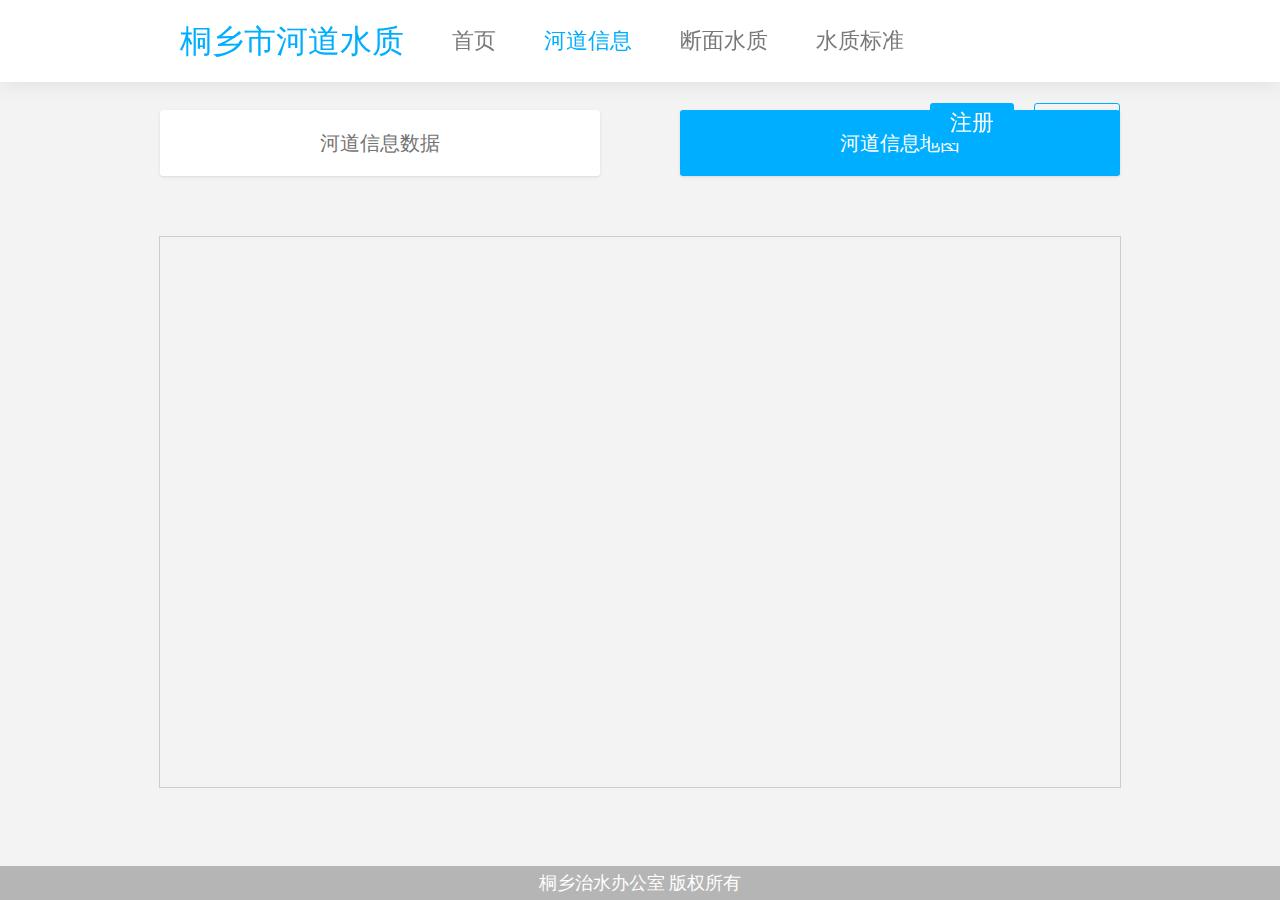
<file: socialPractice/网页/informationMap.html>
<!doctype html>
<html>
<head>
<meta charset="utf-8">
<title>水质桐乡</title>
<link href="css/css.css" rel="stylesheet" type="text/css">
<script type="text/javascript" src="js/clickEvent.js" charset="utf-8"></script>
<!--百度地图CSS和JS-->
<style type="text/css">
    html,body{margin:0;padding:0;}
    .iw_poi_title {color:#CC5522;font-size:14px;font-weight:bold;overflow:hidden;padding-right:13px;white-space:nowrap}
    .iw_poi_content {font:12px arial,sans-serif;overflow:visible;padding-top:4px;white-space:-moz-pre-wrap;word-wrap:break-word}
</style>
<script type="text/javascript" src="http://api.map.baidu.com/api?key=&v=1.1&services=true"></script>
</head>

<body>
	<div class="head">
        <div class="headContent">
        	<h1>桐乡市河道水质</h1>
            <ul>
                <li><a class="nav" href="index.html">首页</a></li>
                <li><a class="nav nowPage" href="riverInformation.html">河道信息</a></li>
                <li><a class="nav" href="sectionWaterQuality.html">断面水质</a></li>
                <li><a class="nav" href="standard.html">水质标准</a></li>
            </ul>
            <div class="signIn">
                <p onClick="showSignInWindow()" class="signInButtonTop">登录</p>
                <p onClick="showRegisterWindow()" class="registerButton">注册</p>
            </div>
        </div>
    </div>
    <div class="informationContent">
    	<div class="informationHead">
			<a href="riverInformation.html" class="informationPage"><h1>河道信息数据</h1></a>
    		<a href="informationMap.html" class="informationPage nowInformationPage"><h1>河道信息地图</h1></a>
    	</div>
	</div>
<!--	百度地图插件-->
	<div style="width:960px;height:550px;border:#ccc solid 1px;margin:60px auto;" id="dituContent"></div>
	
	<div class="footer">
    	<p>桐乡治水办公室 版权所有</p>
    </div>
    <form name="sign">
    	<div id="floatTop" class="floatTop">
			<div class="shadow"></div>
			<img id="closeButton" onClick="closeWindow()" class="close" src="images/close.png" />
			<div class="signInterface">
				<h1>用户登录</h1>
				<div class="inputGroup">
					<input type="text" value="" name="username" class="Input" placeholder="手机号或邮箱">
					<input type="password" value="" name="password" class="Input" placeholder="密码">
					<p onClick="signInRegister()" id="signInRegister" class="noAccount">没有账号，点击注册</p>
					<p class="forgetPassword">忘记密码？</p>
					<input type="submit" value="登录" class="signInButton" />
				</div>
			</div>
		</div>
	</form>
	<form name="register">
		<div id="floatTopRegister" class="floatTopRegister">
			<div class="shadow"></div>
			<img id="closeButtonImg" onClick="closeWindow()" class="close" src="images/close.png" />
			<div class="signInterface reigsterInterface">
				<h1>用户注册</h1>
				<div class="inputGroup">
					<input type="text" value="" name="username" class="Input" placeholder="手机号">
					<input type="password" value="" name="password" class="Input" placeholder="密码">
					<input type="text" value="" name="name" class="Input" placeholder="姓名">
					<input type="submit" value="注册" class="signInButton" />
					<p class="haveAccount">已有账号？<span onClick="registerSignIn()" id="registerSignIn">登录</span></p>
				</div>
			</div>
		</div>
    </form>
    
    <script type="text/javascript">
    //创建和初始化地图函数：
    function initMap(){
        createMap();//创建地图
        setMapEvent();//设置地图事件
        addMapControl();//向地图添加控件
        addMarker();//向地图中添加marker
    }
    
    //创建地图函数：
    function createMap(){
        var map = new BMap.Map("dituContent");//在百度地图容器中创建一个地图
        var point = new BMap.Point(120.521011,30.613386);//定义一个中心点坐标
        map.centerAndZoom(point,12);//设定地图的中心点和坐标并将地图显示在地图容器中
        window.map = map;//将map变量存储在全局
    }
    
    //地图事件设置函数：
    function setMapEvent(){
        map.enableDragging();//启用地图拖拽事件，默认启用(可不写)
        map.disableScrollWheelZoom();//禁用地图滚轮放大缩小，默认禁用(可不写)
        map.enableDoubleClickZoom();//启用鼠标双击放大，默认启用(可不写)
        map.enableKeyboard();//启用键盘上下左右键移动地图
    }
    
    //地图控件添加函数：
    function addMapControl(){
        //向地图中添加缩放控件
	var ctrl_nav = new BMap.NavigationControl({anchor:BMAP_ANCHOR_TOP_LEFT,type:BMAP_NAVIGATION_CONTROL_LARGE});
	map.addControl(ctrl_nav);
        //向地图中添加缩略图控件
	var ctrl_ove = new BMap.OverviewMapControl({anchor:BMAP_ANCHOR_BOTTOM_RIGHT,isOpen:1});
	map.addControl(ctrl_ove);
        //向地图中添加比例尺控件
	var ctrl_sca = new BMap.ScaleControl({anchor:BMAP_ANCHOR_BOTTOM_LEFT});
	map.addControl(ctrl_sca);
    }
    
    //标注点数组
    var markerArr = [{title:"荡田河",content:"水质类别：劣V类<br/>区域：梧桐街道<br/>河长(公里)：20<br/>负责人：吴伟杰",point:"120.566168|30.599951",isOpen:0,icon:{w:23,h:25,l:46,t:21,x:9,lb:12}}
		 ,{title:"陈家浜",content:"水质类别：劣V类<br/>区域：高桥镇<br/>河长(公里)：13.01<br/>负责人：陈晓杰",point:"120.529616|30.509397",isOpen:0,icon:{w:23,h:25,l:46,t:21,x:9,lb:12}}
		 ,{title:"蔡家埭浜",content:"水质类别：二级<br/>区域：凤鸣街道<br/>河长(公里):17.40<br/>负责人：黄爱忠",point:"120.44575|30.589684",isOpen:0,icon:{w:23,h:25,l:46,t:21,x:9,lb:12}}
		 ,{title:"杜家木桥港",content:"水质类别：二级<br/>区域：龙翔街道<br/>河长(公里):10.36<br/>负责人：朱文娟",point:"120.539803|30.696738",isOpen:0,icon:{w:23,h:25,l:46,t:21,x:9,lb:12}}
		 ,{title:"钱家浜",content:"水质类别：三级<br/>区域：濮院镇<br/>河长(公里):18.16<br/>负责人：周哲斌",point:"120.619572|30.693291",isOpen:0,icon:{w:23,h:25,l:46,t:21,x:9,lb:12}}
		 ,{title:"南车港",content:"水质类别：劣V级<br/>区域：屠甸镇<br/>河长(公里):5.29<br/>负责人：吕忠飞",point:"120.613284|30.56153",isOpen:0,icon:{w:23,h:25,l:46,t:21,x:9,lb:12}}
		 ,{title:"小河西浜",content:"水质类别：三级<br/>区域：崇福镇<br/>河长(公里):19.68<br/>负责人：陈世昌",point:"120.387253|30.514236",isOpen:0,icon:{w:23,h:25,l:46,t:21,x:9,lb:12}}
		 ,{title:"诸家祥门",content:"水质类别：劣V级<br/>区域：洲泉镇<br/>河长(公里):10<br/>负责人：王佳丰",point:"120.356639|30.556352",isOpen:0,icon:{w:23,h:25,l:46,t:21,x:9,lb:12}}
		 ,{title:"会角村浜",content:"水质类别：三级<br/>区域：大麻镇<br/>河长(公里):14.65<br/>负责人：费林甫",point:"120.358651|30.512314",isOpen:0,icon:{w:23,h:25,l:46,t:21,x:9,lb:12}}
		 ,{title:"鱼桥港",content:"水质类别：四级<br/>区域：河山镇<br/>河长(公里):7.27<br/>负责人：陈芳",point:"120.365137|30.630883",isOpen:0,icon:{w:23,h:25,l:46,t:21,x:9,lb:12}}
		 ];
    //创建marker
    function addMarker(){
        for(var i=0;i<markerArr.length;i++){
            var json = markerArr[i];
            var p0 = json.point.split("|")[0];
            var p1 = json.point.split("|")[1];
            var point = new BMap.Point(p0,p1);
			var iconImg = createIcon(json.icon);
            var marker = new BMap.Marker(point,{icon:iconImg});
			var iw = createInfoWindow(i);
			var label = new BMap.Label(json.title,{"offset":new BMap.Size(json.icon.lb-json.icon.x+10,-20)});
			marker.setLabel(label);
            map.addOverlay(marker);
            label.setStyle({
                        borderColor:"#808080",
                        color:"#333",
                        cursor:"pointer"
            });
			
			(function(){
				var index = i;
				var _iw = createInfoWindow(i);
				var _marker = marker;
				_marker.addEventListener("click",function(){
				    this.openInfoWindow(_iw);
			    });
			    _iw.addEventListener("open",function(){
				    _marker.getLabel().hide();
			    })
			    _iw.addEventListener("close",function(){
				    _marker.getLabel().show();
			    })
				label.addEventListener("click",function(){
				    _marker.openInfoWindow(_iw);
			    })
				if(!!json.isOpen){
					label.hide();
					_marker.openInfoWindow(_iw);
				}
			})()
        }
    }
    //创建InfoWindow
    function createInfoWindow(i){
        var json = markerArr[i];
        var iw = new BMap.InfoWindow("<b class='iw_poi_title' title='" + json.title + "'>" + json.title + "</b><div class='iw_poi_content'>"+json.content+"</div>");
        return iw;
    }
    //创建一个Icon
    function createIcon(json){
        var icon = new BMap.Icon("http://map.baidu.com/image/us_mk_icon.png", new BMap.Size(json.w,json.h),{imageOffset: new BMap.Size(-json.l,-json.t),infoWindowOffset:new BMap.Size(json.lb+5,1),offset:new BMap.Size(json.x,json.h)})
        return icon;
    }
    
    initMap();//创建和初始化地图
</script>
</body>
</html>
</file>
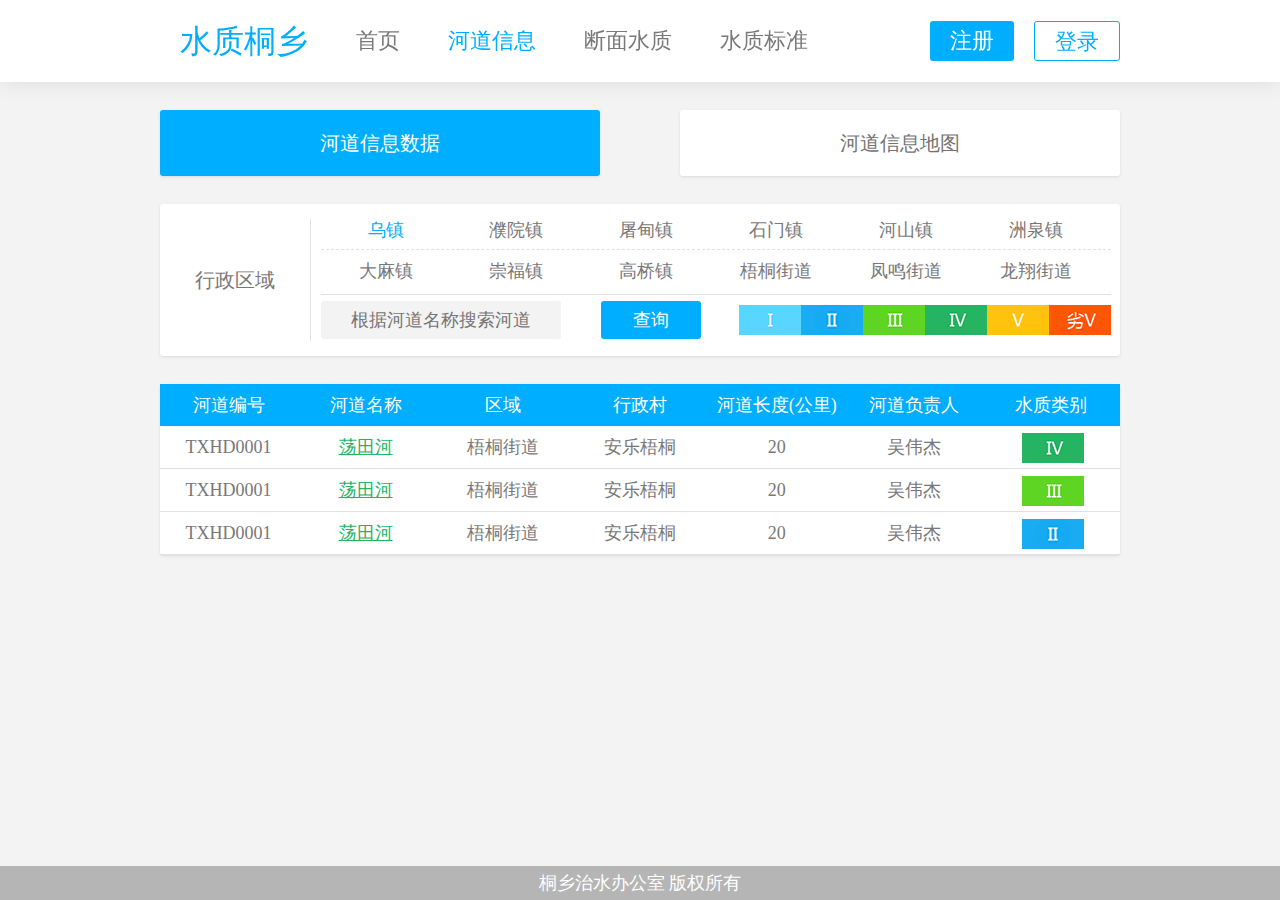
<file: socialPractice/网页/riverInformation.html>
<!doctype html>
<html>
<head>
<meta charset="utf-8">
<title>水质桐乡</title>
<link href="css/css.css" rel="stylesheet" type="text/css">
<script type="text/javascript" src="js/clickEvent.js" charset="utf-8"></script>
</head>

<body>
	<div class="head">
        <div class="headContent">
        	<h1>水质桐乡</h1>
            <ul>
                <li><a class="nav" href="index.html">首页</a></li>
                <li><a class="nav nowPage" href="riverInformation.html">河道信息</a></li>
                <li><a class="nav" href="sectionWaterQuality.html">断面水质</a></li>
                <li><a class="nav" href="standard.html">水质标准</a></li>
            </ul>
            <div class="signIn">
                <p onClick="showSignInWindow()" class="signInButtonTop">登录</p>
                <p onClick="showRegisterWindow()" class="registerButton">注册</p>
            </div>
        </div>
    </div>
    <div class="informationContent">
    	<div class="informationHead">
			<a href="riverInformation.html" class="informationPage nowInformationPage"><h1>河道信息数据</h1></a>
    		<a href="informationMap.html" class="informationPage"><h1>河道信息地图</h1></a>
    	</div>
    	<div class="informationTable">
    		<h2>行政区域</h2>
    		<ul>
    			<li>
					<p><span id="A1" onClick="searchInformation1()">乌镇</span></p>
    				<p id="A2" onClick="searchInformation2()">濮院镇</p>
    				<p id="A3" onClick="searchInformation3()">屠甸镇</p>
    				<p id="A4" onClick="searchInformation4()">石门镇</p>
    				<p id="A5" onClick="searchInformation5()">河山镇</p>
    				<p id="A6" onClick="searchInformation6()">洲泉镇</p>
    			</li>
    			<li>
    				<p id="A7" onClick="searchInformation7()">大麻镇</p>
    				<p id="A8" onClick="searchInformation8()">崇福镇</p>
    				<p id="A9" onClick="searchInformation9()">高桥镇</p>
    				<p id="A10" onClick="searchInformation10()">梧桐街道</p>
    				<p id="A11" onClick="searchInformation11()">凤鸣街道</p>
    				<p id="A12" onClick="searchInformation12()">龙翔街道</p>
    			</li>
    		</ul>
    		<div class="tableSearch">
    			<input type="text" placeholder="根据河道名称搜索河道" class="tableSearchText" />
    			<input type="submit" value="查询" class="tableSearchSubmit" />
    		</div>	
    		<div class="informationStantard">
    			<span class="span_6"></span>
    			<span class="span_5"></span>
    			<span class="span_4"></span>
    			<span class="span_3"></span>
    			<span class="span_2"></span>
    			<span class="span_1"></span>
			</div>
    	</div>
    	<div class="informationDetails">
    		<div class="informationDetailsTitle">
    			<p>河道编号</p>
    			<p>河道名称</p>
    			<p>区域</p>
    			<p>行政村</p>
    			<p>河道长度(公里)</p>
    			<p>河道负责人</p>
    			<p>水质类别</p>
    		</div>
    		<ul class="informationDetails1" id="D1">
    			<li>
    				<p>TXHD0001</p>
    				<a href="singlePage/singlePage_DTH.html" target="_blank">荡田河</a>
    				<p>梧桐街道</p>
    				<p>安乐梧桐</p>
    				<p>20</p>
    				<p>吴伟杰</p>
    				<span class="span_4"></span>
    			</li>
    			<li>
    				<p>TXHD0001</p>
    				<a href="singlePage/singlePage_DTH.html" target="_blank">荡田河</a>
    				<p>梧桐街道</p>
    				<p>安乐梧桐</p>
    				<p>20</p>
    				<p>吴伟杰</p>
    				<span class="span_3"></span>
    			</li>
    			<li>
    				<p>TXHD0001</p>
    				<a href="singlePage/singlePage_DTH.html" target="_blank">荡田河</a>
    				<p>梧桐街道</p>
    				<p>安乐梧桐</p>
    				<p>20</p>
    				<p>吴伟杰</p>
    				<span class="span_2"></span>
    			</li>
    		</ul>
    		<ul class="informationDetails2" id="D2">
    			<li>
    				<p>TXHD0001</p>
    				<a href="singlePage/singlePage_DTH.html" target="_blank">荡田河</a>
    				<p>梧桐街道</p>
    				<p>安乐梧桐</p>
    				<p>20</p>
    				<p>吴伟杰</p>
    				<span class="span_5"></span>
    			</li>
    			<li>
    				<p>TXHD0001</p>
    				<a href="singlePage/singlePage_DTH.html" target="_blank">荡田河</a>
    				<p>梧桐街道</p>
    				<p>安乐梧桐</p>
    				<p>20</p>
    				<p>吴伟杰</p>
    				<span class="span_1"></span>
    			</li>
    			<li>
    				<p>TXHD0001</p>
    				<a href="singlePage/singlePage_DTH.html" target="_blank">荡田河</a>
    				<p>梧桐街道</p>
    				<p>安乐梧桐</p>
    				<p>20</p>
    				<p>吴伟杰</p>
    				<span class="span_4"></span>
    			</li>
    		</ul>
    		<ul class="informationDetails3" id="D3">
    			<li>
    				<p>TXHD0001</p>
    				<a href="singlePage/singlePage_DTH.html" target="_blank">荡田河</a>
    				<p>梧桐街道</p>
    				<p>安乐梧桐</p>
    				<p>20</p>
    				<p>吴伟杰</p>
    				<span class="span_6"></span>
    			</li>
    			<li>
    				<p>TXHD0001</p>
    				<a href="singlePage/singlePage_DTH.html" target="_blank">荡田河</a>
    				<p>梧桐街道</p>
    				<p>安乐梧桐</p>
    				<p>20</p>
    				<p>吴伟杰</p>
    				<span class="span_3"></span>
    			</li>
    			<li>
    				<p>TXHD0001</p>
    				<a href="singlePage/singlePage_DTH.html" target="_blank">荡田河</a>
    				<p>梧桐街道</p>
    				<p>安乐梧桐</p>
    				<p>20</p>
    				<p>吴伟杰</p>
    				<span class="span_5"></span>
    			</li>
    		</ul>
    		<ul class="informationDetails4" id="D4">
    			<li>
    				<p>TXHD0001</p>
    				<a href="singlePage/singlePage_DTH.html" target="_blank">荡田河</a>
    				<p>梧桐街道</p>
    				<p>安乐梧桐</p>
    				<p>20</p>
    				<p>吴伟杰</p>
    				<span class="span_4"></span>
    			</li>
    			<li>
    				<p>TXHD0001</p>
    				<a href="singlePage/singlePage_DTH.html" target="_blank">荡田河</a>
    				<p>梧桐街道</p>
    				<p>安乐梧桐</p>
    				<p>20</p>
    				<p>吴伟杰</p>
    				<span class="span_3"></span>
    			</li>
    			<li>
    				<p>TXHD0001</p>
    				<a href="singlePage/singlePage_DTH.html" target="_blank">荡田河</a>
    				<p>梧桐街道</p>
    				<p>安乐梧桐</p>
    				<p>20</p>
    				<p>吴伟杰</p>
    				<span class="span_2"></span>
    			</li>
    		</ul>
    		<ul class="informationDetails5" id="D5">
    			<li>
    				<p>TXHD0001</p>
    				<a href="singlePage/singlePage_DTH.html" target="_blank">荡田河</a>
    				<p>梧桐街道</p>
    				<p>安乐梧桐</p>
    				<p>20</p>
    				<p>吴伟杰</p>
    				<span class="span_2"></span>
    			</li>
    			<li>
    				<p>TXHD0001</p>
    				<a href="singlePage/singlePage_DTH.html" target="_blank">荡田河</a>
    				<p>梧桐街道</p>
    				<p>安乐梧桐</p>
    				<p>20</p>
    				<p>吴伟杰</p>
    				<span class="span_1"></span>
    			</li>
    			<li>
    				<p>TXHD0001</p>
    				<a href="singlePage/singlePage_DTH.html" target="_blank">荡田河</a>
    				<p>梧桐街道</p>
    				<p>安乐梧桐</p>
    				<p>20</p>
    				<p>吴伟杰</p>
    				<span class="span_4"></span>
    			</li>
    		</ul>
    		<ul class="informationDetails6" id="D6">
    			<li>
    				<p>TXHD0001</p>
    				<a href="singlePage/singlePage_DTH.html" target="_blank">荡田河</a>
    				<p>梧桐街道</p>
    				<p>安乐梧桐</p>
    				<p>20</p>
    				<p>吴伟杰</p>
    				<span class="span_4"></span>
    			</li>
    			<li>
    				<p>TXHD0001</p>
    				<a href="singlePage/singlePage_DTH.html" target="_blank">荡田河</a>
    				<p>梧桐街道</p>
    				<p>安乐梧桐</p>
    				<p>20</p>
    				<p>吴伟杰</p>
    				<span class="span_3"></span>
    			</li>
    			<li>
    				<p>TXHD0001</p>
    				<a href="singlePage/singlePage_DTH.html" target="_blank">荡田河</a>
    				<p>梧桐街道</p>
    				<p>安乐梧桐</p>
    				<p>20</p>
    				<p>吴伟杰</p>
    				<span class="span_2"></span>
    			</li>
    		</ul>
    		<ul class="informationDetails7" id="D7">
    			<li>
    				<p>TXHD0001</p>
    				<a href="singlePage/singlePage_DTH.html" target="_blank">荡田河</a>
    				<p>梧桐街道</p>
    				<p>安乐梧桐</p>
    				<p>20</p>
    				<p>吴伟杰</p>
    				<span class="span_6"></span>
    			</li>
    			<li>
    				<p>TXHD0001</p>
    				<a href="singlePage/singlePage_DTH.html" target="_blank">荡田河</a>
    				<p>梧桐街道</p>
    				<p>安乐梧桐</p>
    				<p>20</p>
    				<p>吴伟杰</p>
    				<span class="span_3"></span>
    			</li>
    			<li>
    				<p>TXHD0001</p>
    				<a href="singlePage/singlePage_DTH.html" target="_blank">荡田河</a>
    				<p>梧桐街道</p>
    				<p>安乐梧桐</p>
    				<p>20</p>
    				<p>吴伟杰</p>
    				<span class="span_5"></span>
    			</li>
    		</ul>
    		<ul class="informationDetails8" id="D8">
    			<li>
    				<p>TXHD0001</p>
    				<a href="singlePage/singlePage_DTH.html" target="_blank">荡田河</a>
    				<p>梧桐街道</p>
    				<p>安乐梧桐</p>
    				<p>20</p>
    				<p>吴伟杰</p>
    				<span class="span_4"></span>
    			</li>
    			<li>
    				<p>TXHD0001</p>
    				<a href="singlePage/singlePage_DTH.html" target="_blank">荡田河</a>
    				<p>梧桐街道</p>
    				<p>安乐梧桐</p>
    				<p>20</p>
    				<p>吴伟杰</p>
    				<span class="span_3"></span>
    			</li>
    			<li>
    				<p>TXHD0001</p>
    				<a href="singlePage/singlePage_DTH.html" target="_blank">荡田河</a>
    				<p>梧桐街道</p>
    				<p>安乐梧桐</p>
    				<p>20</p>
    				<p>吴伟杰</p>
    				<span class="span_2"></span>
    			</li>
    		</ul>
    		<ul class="informationDetails9" id="D9">
    			<li>
    				<p>TXHD0001</p>
    				<a href="singlePage/singlePage_DTH.html" target="_blank">荡田河</a>
    				<p>梧桐街道</p>
    				<p>安乐梧桐</p>
    				<p>20</p>
    				<p>吴伟杰</p>
    				<span class="span_1"></span>
    			</li>
    			<li>
    				<p>TXHD0001</p>
    				<a href="singlePage/singlePage_DTH.html" target="_blank">荡田河</a>
    				<p>梧桐街道</p>
    				<p>安乐梧桐</p>
    				<p>20</p>
    				<p>吴伟杰</p>
    				<span class="span_2"></span>
    			</li>
    			<li>
    				<p>TXHD0001</p>
    				<a href="singlePage/singlePage_DTH.html" target="_blank">荡田河</a>
    				<p>梧桐街道</p>
    				<p>安乐梧桐</p>
    				<p>20</p>
    				<p>吴伟杰</p>
    				<span class="span_2"></span>
    			</li>
    		</ul>
    		<ul class="informationDetails10" id="D10">
    			<li>
    				<p>TXHD0001</p>
    				<a href="singlePage/singlePage_DTH.html" target="_blank">荡田河</a>
    				<p>梧桐街道</p>
    				<p>安乐梧桐</p>
    				<p>20</p>
    				<p>吴伟杰</p>
    				<span class="span_4"></span>
    			</li>
    			<li>
    				<p>TXHD0001</p>
    				<a href="singlePage/singlePage_DTH.html" target="_blank">荡田河</a>
    				<p>梧桐街道</p>
    				<p>安乐梧桐</p>
    				<p>20</p>
    				<p>吴伟杰</p>
    				<span class="span_5"></span>
    			</li>
    			<li>
    				<p>TXHD0001</p>
    				<a href="singlePage/singlePage_DTH.html" target="_blank">荡田河</a>
    				<p>梧桐街道</p>
    				<p>安乐梧桐</p>
    				<p>20</p>
    				<p>吴伟杰</p>
    				<span class="span_1"></span>
    			</li>
    		</ul>
    		<ul class="informationDetails11" id="D11">
    			<li>
    				<p>TXHD0001</p>
    				<a href="singlePage/singlePage_DTH.html" target="_blank">荡田河</a>
    				<p>梧桐街道</p>
    				<p>安乐梧桐</p>
    				<p>20</p>
    				<p>吴伟杰</p>
    				<span class="span_4"></span>
    			</li>
    			<li>
    				<p>TXHD0001</p>
    				<a href="singlePage/singlePage_DTH.html" target="_blank">荡田河</a>
    				<p>梧桐街道</p>
    				<p>安乐梧桐</p>
    				<p>20</p>
    				<p>吴伟杰</p>
    				<span class="span_3"></span>
    			</li>
    			<li>
    				<p>TXHD0001</p>
    				<a href="singlePage/singlePage_DTH.html" target="_blank">荡田河</a>
    				<p>梧桐街道</p>
    				<p>安乐梧桐</p>
    				<p>20</p>
    				<p>吴伟杰</p>
    				<span class="span_2"></span>
    			</li>
    		</ul>
    		<ul class="informationDetails12" id="D12">
    			<li>
    				<p>TXHD0001</p>
    				<a href="singlePage/singlePage_DTH.html" target="_blank">荡田河</a>
    				<p>梧桐街道</p>
    				<p>安乐梧桐</p>
    				<p>20</p>
    				<p>吴伟杰</p>
    				<span class="span_4"></span>
    			</li>
    			<li>
    				<p>TXHD0001</p>
    				<a href="singlePage/singlePage_DTH.html" target="_blank">荡田河</a>
    				<p>梧桐街道</p>
    				<p>安乐梧桐</p>
    				<p>20</p>
    				<p>吴伟杰</p>
    				<span class="span_3"></span>
    			</li>
    			<li>
    				<p>TXHD0001</p>
    				<a href="singlePage/singlePage_DTH.html" target="_blank">荡田河</a>
    				<p>梧桐街道</p>
    				<p>安乐梧桐</p>
    				<p>20</p>
    				<p>吴伟杰</p>
    				<span class="span_2"></span>
    			</li>
    		</ul>
    	</div>
    </div>
    <div class="footer">
    	<p>桐乡治水办公室 版权所有</p>
    </div>
    <form name="sign">
    	<div id="floatTop" class="floatTop">
			<div class="shadow"></div>
			<img id="closeButton" onClick="closeWindow()" class="close" src="images/close.png" />
			<div class="signInterface">
				<h1>用户登录</h1>
				<div class="inputGroup">
					<input type="text" value="" name="username" class="Input" placeholder="手机号或邮箱">
					<input type="password" value="" name="password" class="Input" placeholder="密码">
					<p onClick="signInRegister()" id="signInRegister" class="noAccount">没有账号，点击注册</p>
					<p class="forgetPassword">忘记密码？</p>
					<input type="submit" value="登录" class="signInButton" />
				</div>
			</div>
		</div>
	</form>
	<form name="register">
		<div id="floatTopRegister" class="floatTopRegister">
			<div class="shadow"></div>
			<img id="closeButtonImg" onClick="closeWindow()" class="close" src="images/close.png" />
			<div class="signInterface reigsterInterface">
				<h1>用户注册</h1>
				<div class="inputGroup">
					<input type="text" value="" name="username" class="Input" placeholder="手机号">
					<input type="password" value="" name="password" class="Input" placeholder="密码">
					<input type="text" value="" name="name" class="Input" placeholder="姓名">
					<input type="submit" value="注册" class="signInButton" />
					<p class="haveAccount">已有账号？<span onClick="registerSignIn()" id="registerSignIn">登录</span></p>
				</div>
			</div>
		</div>
    </form>
</body>
</html>
</file>
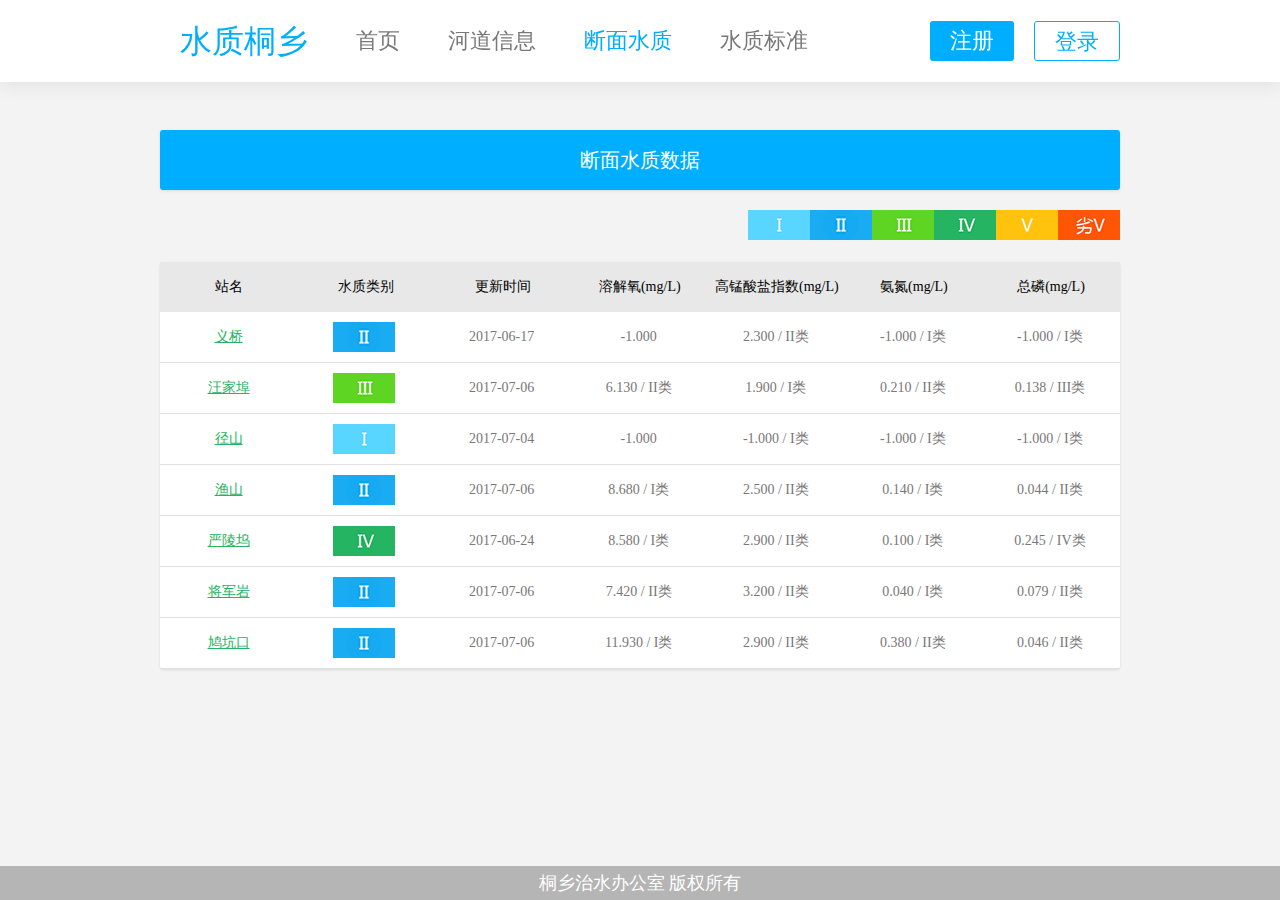
<file: socialPractice/网页/sectionWaterQuality.html>
<!doctype html>
<html>
<head>
<meta charset="utf-8">
<title>水质桐乡</title>
<link href="css/css.css" rel="stylesheet" type="text/css">
<script type="text/javascript" src="js/clickEvent.js" charset="utf-8"></script>
</head>

<body>
	<div class="head">
        <div class="headContent">
        	<h1>水质桐乡</h1>
            <ul>
                <li><a class="nav" href="index.html">首页</a></li>
                <li><a class="nav" href="riverInformation.html">河道信息</a></li>
                <li><a class="nav nowPage" href="sectionWaterQuality.html">断面水质</a></li>
                <li><a class="nav" href="standard.html">水质标准</a></li>
            </ul>
            <div class="signIn">
                <p onClick="showSignInWindow()" class="signInButtonTop">登录</p>
                <p onClick="showRegisterWindow()" class="registerButton">注册</p>
            </div>
        </div>
    </div>
    <div class="bodyContent BCofSectionWater">
    	<h6>断面水质数据</h6>
    	<div class="informationStantard standardWaterQuality">
			<span class="span_6"></span>
			<span class="span_5"></span>
			<span class="span_4"></span>
			<span class="span_3"></span>
			<span class="span_2"></span>
			<span class="span_1"></span>
		</div>
   		<div class="sectionWaterQualityDetails">
   			<div class="SWQDtitle">
   				<h1>站名</h1>
   				<h1>水质类别</h1>
   				<h1>更新时间</h1>
   				<h1>溶解氧(mg/L)</h1>
   				<h1>高锰酸盐指数(mg/L)</h1>
   				<h1>氨氮(mg/L)</h1>
   				<h1>总磷(mg/L)</h1>
   			</div>
   			<ul>
   				<li>
   					<a href="singlePage/singlePage_YQ.html" target="_blank">义桥</a>
   					<span class="span_2"></span>
   					<p>2017-06-17</p>
   					<p>-1.000</p>
   					<p>2.300 / II类</p>
   					<p>-1.000 / I类</p>
   					<p>-1.000 / I类</p>
   				</li>
   				<li>
   					<a href="singlePage/singlePage_YQ.html" target="_blank">汪家埠</a>
   					<span class="span_3"></span>
   					<p>2017-07-06</p>
   					<p>6.130 / II类</p>
   					<p>1.900 / I类</p>
   					<p>0.210 / II类</p>
					<p>0.138 / III类</p>
   				</li>
   				<li>
   					<a href="singlePage/singlePage_YQ.html" target="_blank">径山</a>
   					<span class="span_1 resetSpan1"></span>
   					<p>2017-07-04</p>
   					<p>-1.000</p>
   					<p>-1.000 / I类</p>
   					<p>-1.000 / I类</p>
					<p>-1.000 / I类</p>
   				</li>
   				<li>
   					<a href="singlePage/singlePage_YQ.html" target="_blank">渔山</a>
   					<span class="span_2"></span>
   					<p>2017-07-06</p>
   					<p>8.680 / I类</p>
   					<p>2.500 / II类</p>
   					<p>0.140 / I类</p>
   					<p>0.044 / II类</p>
   				</li>
   				<li>
   					<a href="singlePage/singlePage_YQ.html" target="_blank">严陵坞</a>
   					<span class="span_4"></span>
   					<p>2017-06-24</p>
   					<p>8.580 / I类</p>
   					<p>2.900 / II类</p>
   					<p>0.100 / I类</p>
   					<p>0.245 / IV类</p>
   				</li>
   				<li>
   					<a href="singlePage/singlePage_YQ.html" target="_blank">将军岩</a>
   					<span class="span_2"></span>
   					<p>2017-07-06</p>
   					<p>7.420 / II类</p>
   					<p>3.200 / II类</p>
   					<p>0.040 / I类</p>
   					<p>0.079 / II类</p>
   				</li>
   				<li>
   					<a href="singlePage/singlePage_YQ.html" target="_blank">鸠坑口</a>
   					<span class="span_2"></span>
   					<p>2017-07-06</p>
   					<p>11.930 / I类</p>
   					<p>2.900 / II类</p>
   					<p>0.380 / II类</p>
   					<p>0.046 / II类</p>
   				</li>
   			</ul>
   		</div>
    </div>
    <div class="footer">
    	<p>桐乡治水办公室 版权所有</p>
    </div>
    <form name="sign">
    	<div id="floatTop" class="floatTop">
			<div class="shadow"></div>
			<img id="closeButton" onClick="closeWindow()" class="close" src="images/close.png" />
			<div class="signInterface">
				<h1>用户登录</h1>
				<div class="inputGroup">
					<input type="text" value="" name="username" class="Input" placeholder="手机号或邮箱">
					<input type="password" value="" name="password" class="Input" placeholder="密码">
					<p onClick="signInRegister()" id="signInRegister" class="noAccount">没有账号，点击注册</p>
					<p class="forgetPassword">忘记密码？</p>
					<input type="submit" value="登录" class="signInButton" />
				</div>
			</div>
		</div>
	</form>
	<form name="register">
		<div id="floatTopRegister" class="floatTopRegister">
			<div class="shadow"></div>
			<img id="closeButtonImg" onClick="closeWindow()" class="close" src="images/close.png" />
			<div class="signInterface reigsterInterface">
				<h1>用户注册</h1>
				<div class="inputGroup">
					<input type="text" value="" name="username" class="Input" placeholder="手机号">
					<input type="password" value="" name="password" class="Input" placeholder="密码">
					<input type="text" value="" name="name" class="Input" placeholder="姓名">
					<input type="submit" value="注册" class="signInButton" />
					<p class="haveAccount">已有账号？<span onClick="registerSignIn()" id="registerSignIn">登录</span></p>
				</div>
			</div>
		</div>
    </form>
</body>
</html>
</file>
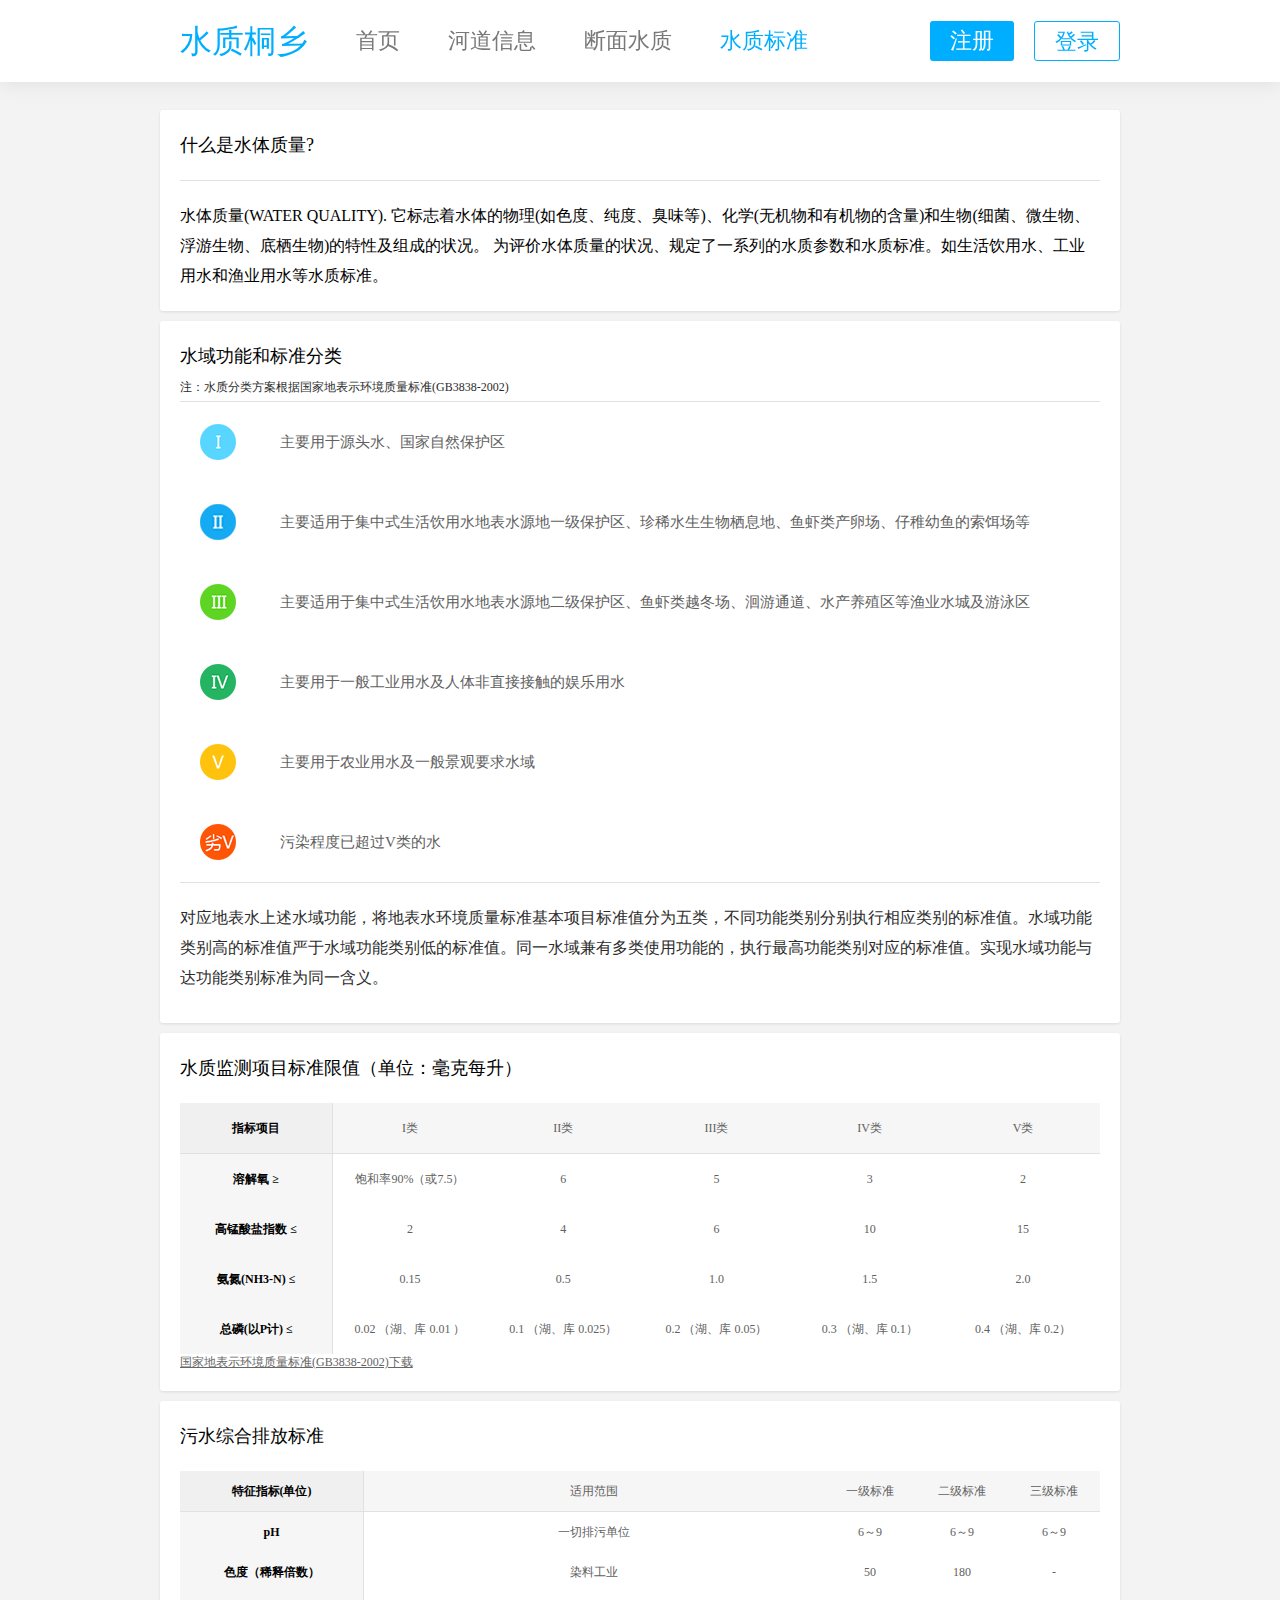
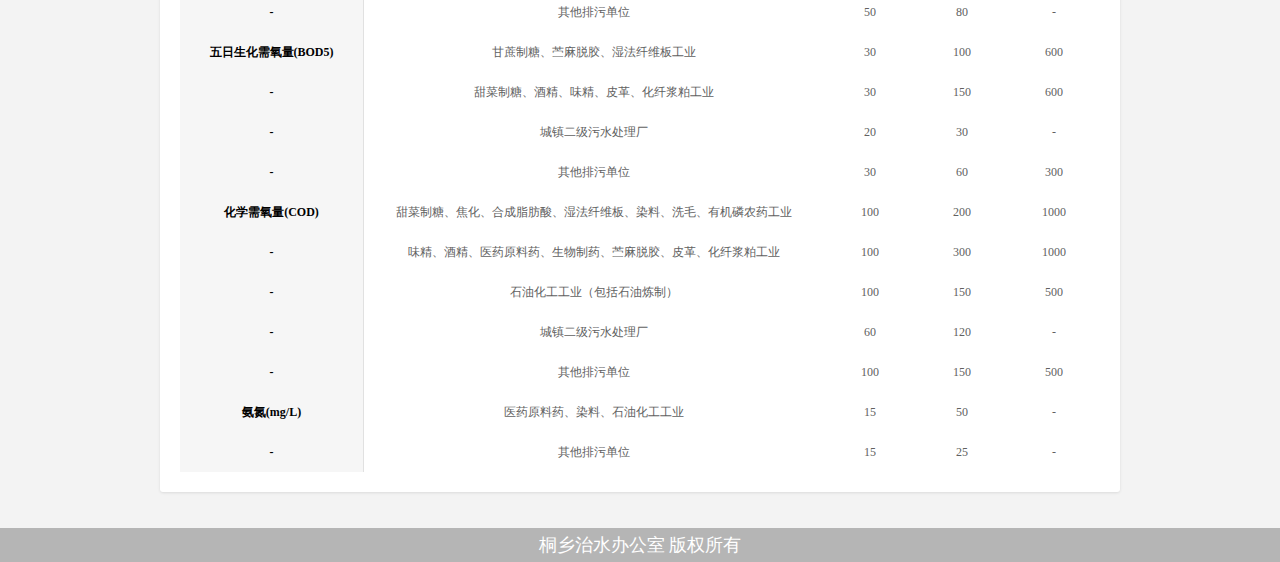
<file: socialPractice/网页/standard.html>
<!doctype html>
<html>
<head>
<meta charset="utf-8">
<title>水质桐乡</title>
<link href="css/css.css" rel="stylesheet" type="text/css">
<script type="text/javascript" src="js/clickEvent.js" charset="utf-8"></script>
</head>

<body>
	<div class="head">
        <div class="headContent">
        	<h1>水质桐乡</h1>
            <ul>
                <li><a class="nav" href="index.html">首页</a></li>
                <li><a class="nav" href="riverInformation.html">河道信息</a></li>
                <li><a class="nav" href="sectionWaterQuality.html">断面水质</a></li>
                <li><a class="nav nowPage" href="standard.html">水质标准</a></li>
            </ul>
            <div class="signIn">
                <p onClick="showSignInWindow()" class="signInButtonTop">登录</p>
                <p onClick="showRegisterWindow()" class="registerButton">注册</p>
            </div>
        </div>
    </div>
    <div class="standardContent">
    	<div class="waterQuality">
        	<h1>什么是水体质量?</h1>
            <p>水体质量(WATER QUALITY). 它标志着水体的物理(如色度、纯度、臭味等)、化学(无机物和有机物的含量)和生物(细菌、微生物、浮游生物、底栖生物)的特性及组成的状况。 为评价水体质量的状况、规定了一系列的水质参数和水质标准。如生活饮用水、工业用水和渔业用水等水质标准。</p>
        </div>
        <div class="functionKind">
        	<h1>水域功能和标准分类</h1>
            <h2>注：水质分类方案根据国家地表示环境质量标准(GB3838-2002)</h2>
            <ul>
            	<li>
                	<img src="images/sort1.png" />
                	<p>主要用于源头水、国家自然保护区</p>
                </li>
                <li>
                	<img src="images/sort2.png" />
                	<p>主要适用于集中式生活饮用水地表水源地一级保护区、珍稀水生生物栖息地、鱼虾类产卵场、仔稚幼鱼的索饵场等</p>
                </li>
                <li>
                	<img src="images/sort3.png" />
                	<p>主要适用于集中式生活饮用水地表水源地二级保护区、鱼虾类越冬场、洄游通道、水产养殖区等渔业水城及游泳区</p>
                </li>
                <li>
                	<img src="images/sort4.png" />
                	<p>主要用于一般工业用水及人体非直接接触的娱乐用水</p>
                </li>
                <li>
                	<img src="images/sort5.png" />
                	<p>主要用于农业用水及一般景观要求水域</p>
                </li>
                <li>
                	<img src="images/sort6.png" />
                	<p>污染程度已超过V类的水</p>
                </li>
            </ul>
            <h3>对应地表水上述水域功能，将地表水环境质量标准基本项目标准值分为五类，不同功能类别分别执行相应类别的标准值。水域功能类别高的标准值严于水域功能类别低的标准值。同一水域兼有多类使用功能的，执行最高功能类别对应的标准值。实现水域功能与达功能类别标准为同一含义。</h3>
        </div>
        <div class="table1">
        	<h3>水质监测项目标准限值（单位：毫克每升）</h3>
            <ul>
            	<li class="table1FirstLine">
                	<h1>指标项目</h1>
                    <p>I类</p>
                    <p>II类</p>
                    <p>III类</p>
                    <p>IV类</p>
                    <p>V类</p>
                </li>
                <li>
                	<h1>溶解氧 ≥</h1>
                    <p>饱和率90%（或7.5）</p>
                    <p>6</p>
                    <p>5</p>
                    <p>3</p>
                    <p>2</p>
                </li>
                <li>
                	<h1>高锰酸盐指数 ≤</h1>
                    <p>2</p>
                    <p>4</p>
                    <p>6</p>
                    <p>10</p>
                    <p>15</p>
                </li>
                <li>
                	<h1>氨氮(NH3-N) ≤</h1>
                    <p>0.15</p>
                    <p>0.5</p>
                    <p>1.0</p>
                    <p>1.5</p>
                    <p>2.0</p>
                </li>
                <li>
                	<h1>总磷(以P计) ≤</h1>
                    <p>0.02 （湖、库 0.01 ）</p>
                    <p>0.1 （湖、库 0.025）</p>
                    <p>0.2 （湖、库 0.05）</p>
                    <p>0.3 （湖、库 0.1）</p>
                    <p>0.4 （湖、库 0.2）</p>
                </li>
            </ul>
            <a class="pdf" href="GB3838-2002.pdf" style="text-decoration:underline" target="_blank">国家地表示环境质量标准(GB3838-2002)下载</a>
        </div>
        <div class="table2">
        	<h1>污水综合排放标准</h1>
            <ul>
            	<li class="table2FirstLine">
                	<h2>特征指标(单位)</h2>
                    <h3>适用范围</h3>
                    <p>一级标准</p>
                    <p>二级标准</p>
                    <p>三级标准</p>
                </li>
                <li>
                	<h2>pH</h2>
                    <h3>一切排污单位</h3>
                    <p>6～9</p>
                    <p>6～9</p>
                    <p>6～9</p>
                </li>
                <li>
                	<h2>色度（稀释倍数）</h2>
                    <h3>染料工业</h3>
                    <p>50</p>
                    <p>180</p>
                    <p>-</p>
                </li>
                <li>
                	<h2>-</h2>
                    <h3>其他排污单位</h3>
                    <p>50</p>
                    <p>80</p>
                    <p>-</p>
                </li>
                <li>
                	<h2>五日生化需氧量(BOD5)</h2>
                    <h3>甘蔗制糖、苎麻脱胶、湿法纤维板工业</h3>
                    <p>30</p>
                    <p>100</p>
                    <p>600</p>
                </li>
                <li>
                	<h2>-</h2>
                    <h3>甜菜制糖、酒精、味精、皮革、化纤浆粕工业</h3>
                    <p>30</p>
                    <p>150</p>
                    <p>600</p>
                </li>
                <li>
                	<h2>-</h2>
                    <h3>城镇二级污水处理厂</h3>
                    <p>20</p>
                    <p>30</p>
                    <p>-</p>
                </li>
                <li>
                	<h2>-</h2>
                    <h3>其他排污单位</h3>
                    <p>30</p>
                    <p>60</p>
                    <p>300</p>
                </li>
                <li>
                	<h2>化学需氧量(COD)</h2>
                    <h3>甜菜制糖、焦化、合成脂肪酸、湿法纤维板、染料、洗毛、有机磷农药工业</h3>
                    <p>100</p>
                    <p>200</p>
                    <p>1000</p>
                </li>
                <li>
                	<h2>-</h2>
                    <h3>味精、酒精、医药原料药、生物制药、苎麻脱胶、皮革、化纤浆粕工业</h3>
                    <p>100</p>
                    <p>300</p>
                    <p>1000</p>
                </li>
                <li>
                	<h2>-</h2>
                    <h3>石油化工工业（包括石油炼制）</h3>
                    <p>100</p>
                    <p>150</p>
                    <p>500</p>
                </li>
                <li>
                	<h2>-</h2>
                    <h3>城镇二级污水处理厂</h3>
                    <p>60</p>
                    <p>120</p>
                    <p>-</p>
                </li>
                <li>
                	<h2>-</h2>
                    <h3>其他排污单位</h3>
                    <p>100</p>
                    <p>150</p>
                    <p>500</p>
                </li>
                <li>
                	<h2>氨氮(mg/L)</h2>
                    <h3>医药原料药、染料、石油化工工业</h3>
                    <p>15</p>
                    <p>50</p>
                    <p>-</p>
                </li>
                <li>
                	<h2>-</h2>
                    <h3>其他排污单位</h3>
                    <p>15</p>
                    <p>25</p>
                    <p>-</p>
                </li>
            </ul>
        </div>
    </div>
    <div class="footer">
    	<p>桐乡治水办公室 版权所有</p>
    </div>
    <form name="sign">
    	<div id="floatTop" class="floatTop">
			<div class="shadow"></div>
			<img id="closeButton" onClick="closeWindow()" class="close" src="images/close.png" />
			<div class="signInterface">
				<h1>用户登录</h1>
				<div class="inputGroup">
					<input type="text" value="" name="username" class="Input" placeholder="手机号或邮箱">
					<input type="password" value="" name="password" class="Input" placeholder="密码">
					<p onClick="signInRegister()" id="signInRegister" class="noAccount">没有账号，点击注册</p>
					<p class="forgetPassword">忘记密码？</p>
					<input type="submit" value="登录" class="signInButton" />
				</div>
			</div>
		</div>
	</form>
	<form name="register">
		<div id="floatTopRegister" class="floatTopRegister">
			<div class="shadow"></div>
			<img id="closeButtonImg" onClick="closeWindow()" class="close" src="images/close.png" />
			<div class="signInterface reigsterInterface">
				<h1>用户注册</h1>
				<div class="inputGroup">
					<input type="text" value="" name="username" class="Input" placeholder="手机号">
					<input type="password" value="" name="password" class="Input" placeholder="密码">
					<input type="text" value="" name="name" class="Input" placeholder="姓名">
					<input type="submit" value="注册" class="signInButton" />
					<p class="haveAccount">已有账号？<span onClick="registerSignIn()" id="registerSignIn">登录</span></p>
				</div>
			</div>
		</div>
    </form>
</body>
</html>
</file>
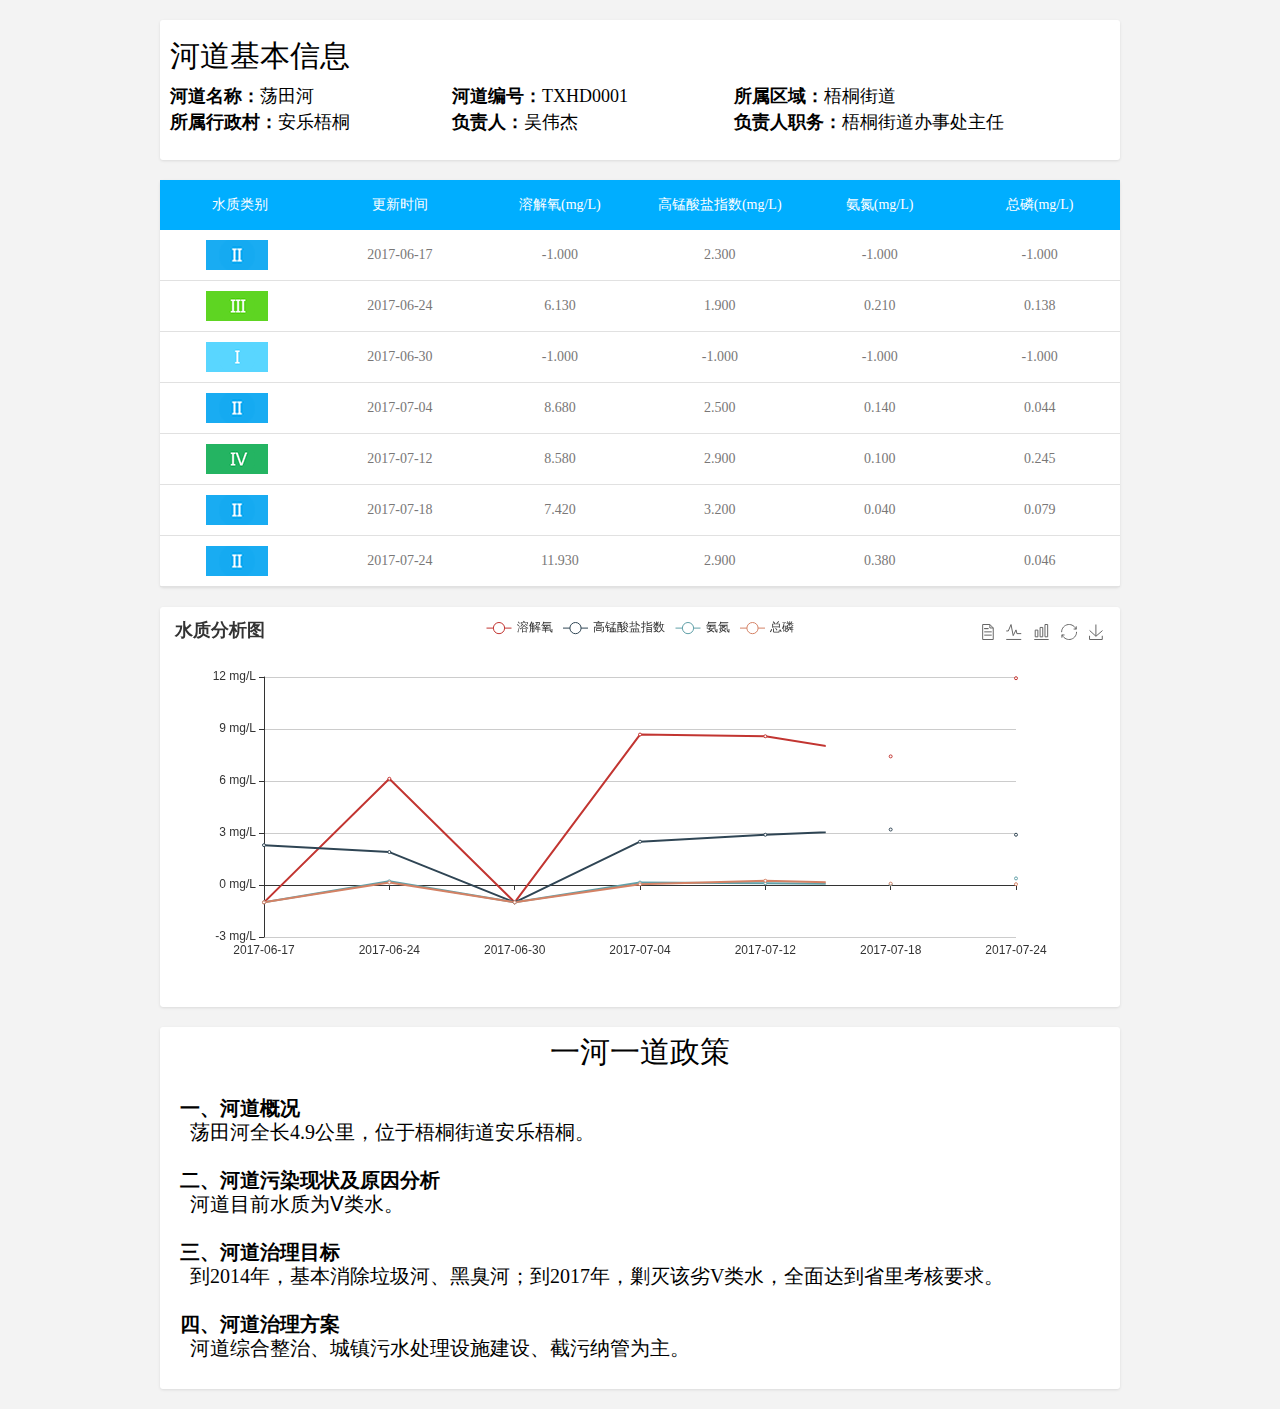
<file: socialPractice/网页/singlePage/singlePage_DTH.html>
<!doctype html>
<html>
<head>
<meta charset="utf-8">
<title>河道详情页</title>
<link href="../css/singlePageCSS.css" rel="stylesheet" type="text/css">
<link href="../css/css.css" rel="stylesheet" type="text/css">
</head>

<body>
<div class="bodyContentOfSinglePage">
		<div class="briefing riverBriefing">
			<h1>河道基本信息</h1>
			<h2><span>河道名称：</span>荡田河</h2>
			<h2><span>河道编号：</span>TXHD0001</h2>
			<h2><span>所属区域：</span>梧桐街道</h2>
			<h2><span>所属行政村：</span>安乐梧桐</h2>
			<h2><span>负责人：</span>吴伟杰</h2>
			<h2><span>负责人职务：</span>梧桐街道办事处主任</h2>
		</div>
		<div class="dataOfSinglePage">
			<div class="titleOfSinglePage">
				<h1>水质类别</h1>
   				<h1>更新时间</h1>
   				<h1>溶解氧(mg/L)</h1>
   				<h1>高锰酸盐指数(mg/L)</h1>
   				<h1>氨氮(mg/L)</h1>
   				<h1>总磷(mg/L)</h1>
			</div>
			<ul>
				<li>
					<span class="span_2"></span>
   					<p id="date1">2017-06-17</p>
   					<p id="RJY1">-1.000</p>
   					<p id="GMSJ1">2.300</p>
   					<p id="AD1">-1.000</p>
   					<p id="ZL1">-1.000</p>
				</li>
				<li>
					<span class="span_3"></span>
   					<p id="date2">2017-06-24</p>
   					<p id="RJY2">6.130</p>
   					<p id="GMSJ2">1.900</p>
   					<p id="AD2">0.210</p>
					<p id="ZL2">0.138</p>
				</li>
				<li>
   					<span class="span_1 resetSpan1"></span>
   					<p id="date3">2017-06-30</p>
   					<p id="RJY3">-1.000</p>
   					<p id="GMSJ3">-1.000</p>
   					<p  id="AD3">-1.000</p>
					<p id="ZL3">-1.000</p>
   				</li>
   				<li>
   					<span class="span_2"></span>
   					<p id="date4">2017-07-04</p>
   					<p id="RJY4">8.680</p>
   					<p id="GMSJ4">2.500</p>
   					<p  id="AD4">0.140</p>
   					<p id="ZL4">0.044</p>
   				</li>
   				<li>
   					<span class="span_4"></span>
   					<p id="date5">2017-07-12</p>
   					<p id="RJY5">8.580</p>
   					<p id="GMSJ5">2.900</p>
   					<p id="AD5">0.100</p>
   					<p id="ZL5">0.245</p>
   				</li>
   				<li>
   					<span class="span_2"></span>
   					<p id="date6">2017-07-18</p>
   					<p id="RJY6">7.420</p>
   					<p id="GMSJ6">3.200</p>
   					<p id="AD6">0.040</p>
   					<p id="ZL6">0.079</p>
   				</li>
   				<li>
   					<span class="span_2"></span>
   					<p id="date7">2017-07-24</p>
   					<p id="RJY7">11.930</p>
   					<p id="GMSJ7">2.900</p>
   					<p id="AD7">0.380</p>
   					<p id="ZL7">0.046</p>
   				</li>
			</ul>
		</div>
	</div>
	<!-- 为ECharts准备一个具备大小（宽高）的Dom -->
	<div style="overflow: hidden;background-color:white;width:960px;margin:0 auto;box-shadow: 0 1px 3px rgba(0,0,0,.1);border-radius: 3px;">
		<div id="main" style="box-sizing:border-box;box-shadow: 0 1px 3px rgba(0,0,0,.1);border-radius: 3px;padding: 10px 10px;height:400px;width:960px;margin:0 auto;"></div>
	</div>
	<div class="policy">
		<h1>一河一道政策</h1>
		<h2>一、河道概况</h2>
		<p>荡田河全长4.9公里，位于梧桐街道安乐梧桐。</p>
		<h2>二、河道污染现状及原因分析</h2>
		<p>河道目前水质为Ⅴ类水。</p>
		<h2>三、河道治理目标</h2>
		<p>到2014年，基本消除垃圾河、黑臭河；到2017年，剿灭该劣V类水，全面达到省里考核要求。</p>
		<h2>四、河道治理方案</h2>
		<p>河道综合整治、城镇污水处理设施建设、截污纳管为主。</p>
	</div>
	<!-- ECharts单文件引入 -->
	<script src="../js/echarts.min.js"></script>
	<script type="text/javascript">
		// 获取数据
		var date1 = document.getElementById("date1").innerHTML;
		var date2 = document.getElementById("date2").innerHTML;
		var date3 = document.getElementById("date3").innerHTML;
		var date4 = document.getElementById("date4").innerHTML;
		var date5 = document.getElementById("date5").innerHTML;
		var date6 = document.getElementById("date6").innerHTML;
		var date7 = document.getElementById("date7").innerHTML;
		var RJY1 = document.getElementById("RJY1").innerHTML;
		var RJY2 = document.getElementById("RJY2").innerHTML;
		var RJY3 = document.getElementById("RJY3").innerHTML;
		var RJY4 = document.getElementById("RJY4").innerHTML;
		var RJY5 = document.getElementById("RJY5").innerHTML;
		var RJY6 = document.getElementById("RJY6").innerHTML;
		var RJY7 = document.getElementById("RJY7").innerHTML;
		var GMSJ1 = document.getElementById("GMSJ1").innerHTML;
		var GMSJ2 = document.getElementById("GMSJ2").innerHTML;
		var GMSJ3 = document.getElementById("GMSJ3").innerHTML;
		var GMSJ4 = document.getElementById("GMSJ4").innerHTML;
		var GMSJ5 = document.getElementById("GMSJ5").innerHTML;
		var GMSJ6 = document.getElementById("GMSJ6").innerHTML;
		var GMSJ7 = document.getElementById("GMSJ7").innerHTML;
		var AD1 = document.getElementById("AD1").innerHTML;
		var AD2 = document.getElementById("AD2").innerHTML;
		var AD3 = document.getElementById("AD3").innerHTML;
		var AD4 = document.getElementById("AD4").innerHTML;
		var AD5 = document.getElementById("AD5").innerHTML;
		var AD6 = document.getElementById("AD6").innerHTML;
		var AD7 = document.getElementById("AD7").innerHTML;
		var ZL1 = document.getElementById("ZL1").innerHTML;
		var ZL2 = document.getElementById("ZL2").innerHTML;
		var ZL3 = document.getElementById("ZL3").innerHTML;
		var ZL4 = document.getElementById("ZL4").innerHTML;
		var ZL5 = document.getElementById("ZL5").innerHTML;
		var ZL6 = document.getElementById("ZL6").innerHTML;
		var ZL7 = document.getElementById("ZL7").innerHTML;
		// 基于准备好的dom，初始化echarts图表
		var myChart = echarts.init(document.getElementById("main"));
		var option = {
			title : {
				text: '水质分析图',
			},
			tooltip : {
				trigger: 'axis'
			},
			legend: {
				data:['溶解氧','高锰酸盐指数','氨氮','总磷']
			},
			//右上角工具条
			toolbox: {
				show : true,
				feature : {
					mark : {show: true},
					dataView : {show: true, readOnly: false},
					magicType : {show: true, type: ['line', 'bar']},
					restore : {show: true},
					saveAsImage : {show: true}
				}
			},
			calculable : true,
			xAxis : [
				{
					type : 'category',
					boundaryGap : false,
					data : [date1,date2,date3,date4,date5,date6,date7]
				}
			],
			yAxis : [
				{
					type : 'value',
					axisLabel : {
						formatter: '{value} mg/L'
					}
				}
			],
			series : [
				{
					name:'溶解氧',
					type:'line',
					data:[RJY1,RJY2,RJY3,RJY4,RJY5,RJY6,RJY7],
				},
				{
					name:'高锰酸盐指数',
					type:'line',
					data:[GMSJ1,GMSJ2,GMSJ3,GMSJ4,GMSJ5,GMSJ6,GMSJ7],
				},
				{
					name:'氨氮',
					type:'line',
					data:[AD1,AD2,AD3,AD4,AD5,AD6,AD7],
				},
				{
					name:'总磷',
					type:'line',
					data:[ZL1,ZL2,ZL3,ZL4,ZL5,ZL6,ZL7],
				}
			]
		};
		// 为echarts对象加载数据
		myChart.setOption(option);

	</script>
</body>
</html>
</file>
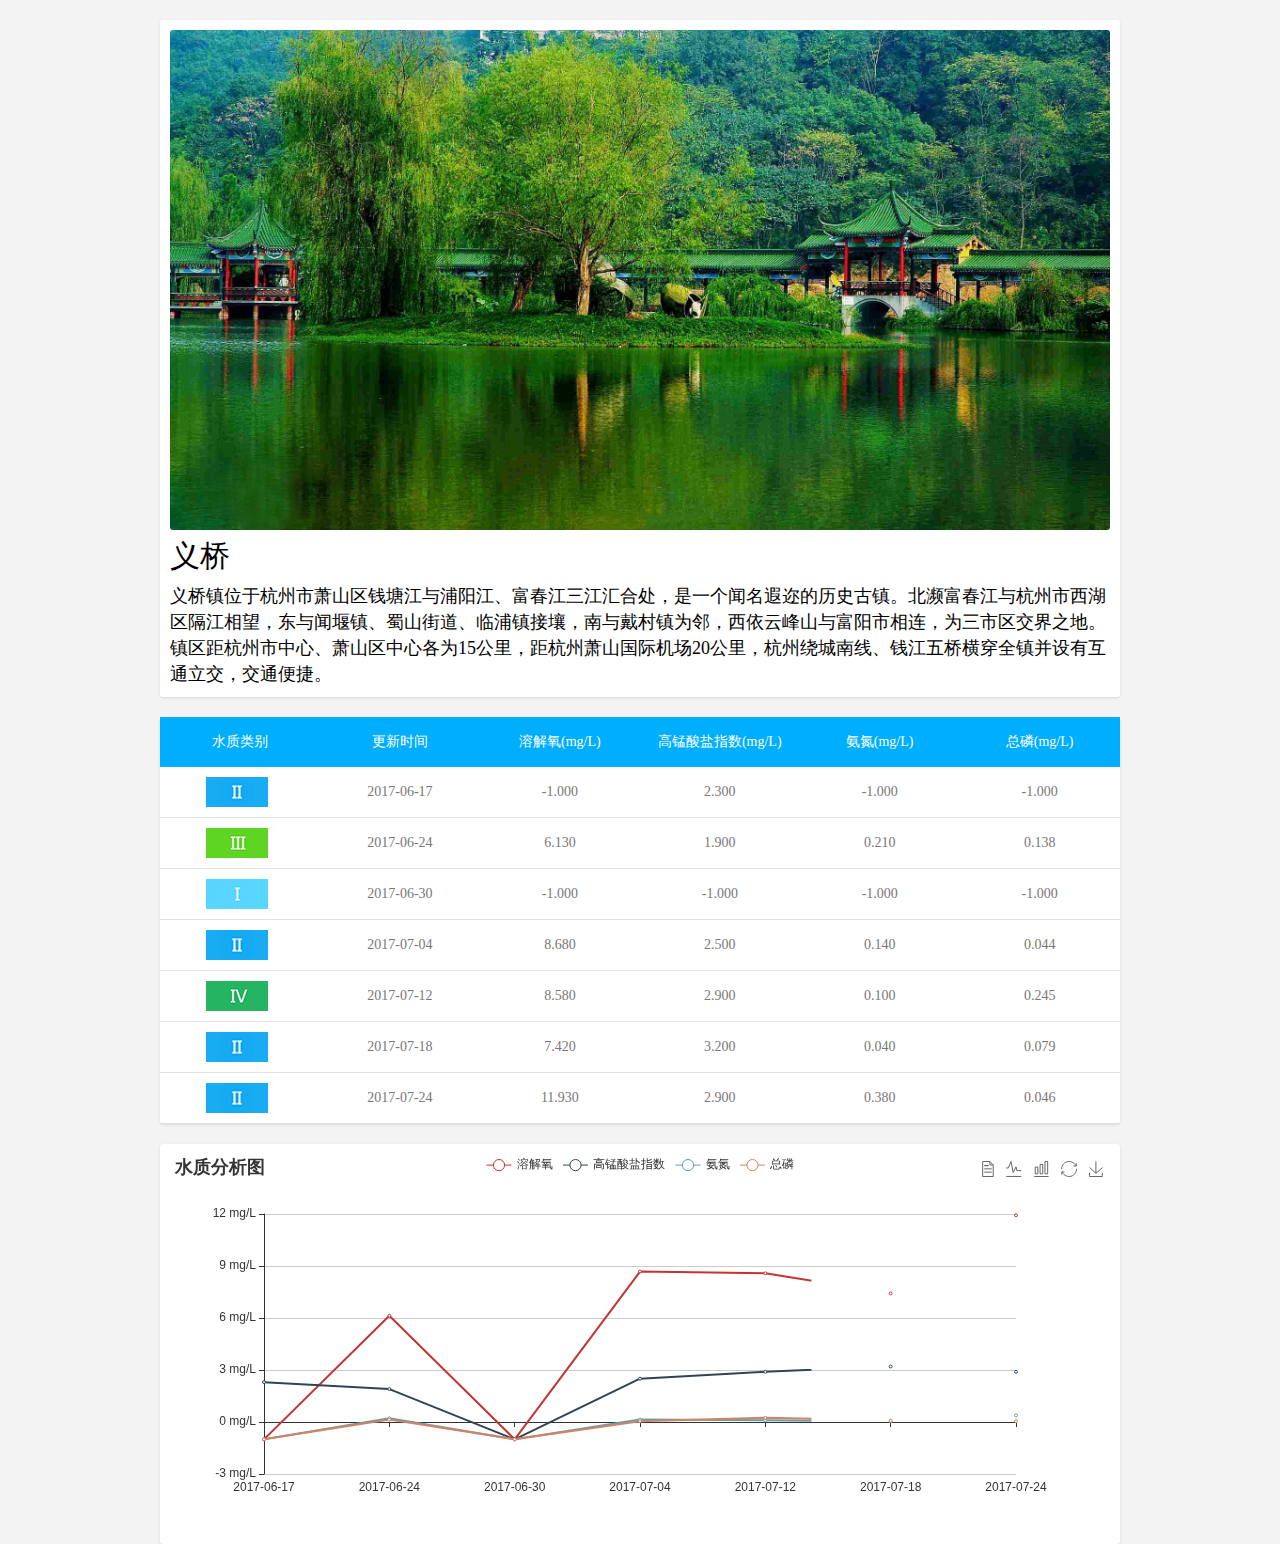
<file: socialPractice/网页/singlePage/singlePage_YQ.html>
<!doctype html>
<html>
<head>
<meta charset="utf-8">
<title>断面水质详情页</title>
<link href="../css/singlePageCSS.css" rel="stylesheet" type="text/css">
<link href="../css/css.css" rel="stylesheet" type="text/css">
</head>

<body>
	<div class="bodyContentOfSinglePage">
		<div class="briefing">
			<img src="../images/YQ.jpg" />
			<h1>义桥</h1>
			<p>	义桥镇位于杭州市萧山区钱塘江与浦阳江、富春江三江汇合处，是一个闻名遐迩的历史古镇。北濒富春江与杭州市西湖区隔江相望，东与闻堰镇、蜀山街道、临浦镇接壤，南与戴村镇为邻，西依云峰山与富阳市相连，为三市区交界之地。镇区距杭州市中心、萧山区中心各为15公里，距杭州萧山国际机场20公里，杭州绕城南线、钱江五桥横穿全镇并设有互通立交，交通便捷。</p>
		</div>
		<div class="dataOfSinglePage">
			<div class="titleOfSinglePage">
				<h1>水质类别</h1>
   				<h1>更新时间</h1>
   				<h1>溶解氧(mg/L)</h1>
   				<h1>高锰酸盐指数(mg/L)</h1>
   				<h1>氨氮(mg/L)</h1>
   				<h1>总磷(mg/L)</h1>
			</div>
			<ul>
				<li>
					<span class="span_2"></span>
   					<p id="date1">2017-06-17</p>
   					<p id="RJY1">-1.000</p>
   					<p id="GMSJ1">2.300</p>
   					<p id="AD1">-1.000</p>
   					<p id="ZL1">-1.000</p>
				</li>
				<li>
					<span class="span_3"></span>
   					<p id="date2">2017-06-24</p>
   					<p id="RJY2">6.130</p>
   					<p id="GMSJ2">1.900</p>
   					<p id="AD2">0.210</p>
					<p id="ZL2">0.138</p>
				</li>
				<li>
   					<span class="span_1 resetSpan1"></span>
   					<p id="date3">2017-06-30</p>
   					<p id="RJY3">-1.000</p>
   					<p id="GMSJ3">-1.000</p>
   					<p  id="AD3">-1.000</p>
					<p id="ZL3">-1.000</p>
   				</li>
   				<li>
   					<span class="span_2"></span>
   					<p id="date4">2017-07-04</p>
   					<p id="RJY4">8.680</p>
   					<p id="GMSJ4">2.500</p>
   					<p  id="AD4">0.140</p>
   					<p id="ZL4">0.044</p>
   				</li>
   				<li>
   					<span class="span_4"></span>
   					<p id="date5">2017-07-12</p>
   					<p id="RJY5">8.580</p>
   					<p id="GMSJ5">2.900</p>
   					<p id="AD5">0.100</p>
   					<p id="ZL5">0.245</p>
   				</li>
   				<li>
   					<span class="span_2"></span>
   					<p id="date6">2017-07-18</p>
   					<p id="RJY6">7.420</p>
   					<p id="GMSJ6">3.200</p>
   					<p id="AD6">0.040</p>
   					<p id="ZL6">0.079</p>
   				</li>
   				<li>
   					<span class="span_2"></span>
   					<p id="date7">2017-07-24</p>
   					<p id="RJY7">11.930</p>
   					<p id="GMSJ7">2.900</p>
   					<p id="AD7">0.380</p>
   					<p id="ZL7">0.046</p>
   				</li>
			</ul>
		</div>
	</div>
	<!-- 为ECharts准备一个具备大小（宽高）的Dom -->
	<div style="overflow: hidden;background-color:white;width:960px;margin:0 auto;box-shadow: 0 1px 3px rgba(0,0,0,.1);border-radius: 3px;">
		<div id="main" style="box-sizing:border-box;box-shadow: 0 1px 3px rgba(0,0,0,.1);border-radius: 3px;padding: 10px 10px;height:400px;width:960px;margin:0 auto;"></div>
	</div>
	<!-- ECharts单文件引入 -->
	<script src="../js/echarts.min.js"></script>
	<script type="text/javascript">
		// 获取数据
		var date1 = document.getElementById("date1").innerHTML;
		var date2 = document.getElementById("date2").innerHTML;
		var date3 = document.getElementById("date3").innerHTML;
		var date4 = document.getElementById("date4").innerHTML;
		var date5 = document.getElementById("date5").innerHTML;
		var date6 = document.getElementById("date6").innerHTML;
		var date7 = document.getElementById("date7").innerHTML;
		var RJY1 = document.getElementById("RJY1").innerHTML;
		var RJY2 = document.getElementById("RJY2").innerHTML;
		var RJY3 = document.getElementById("RJY3").innerHTML;
		var RJY4 = document.getElementById("RJY4").innerHTML;
		var RJY5 = document.getElementById("RJY5").innerHTML;
		var RJY6 = document.getElementById("RJY6").innerHTML;
		var RJY7 = document.getElementById("RJY7").innerHTML;
		var GMSJ1 = document.getElementById("GMSJ1").innerHTML;
		var GMSJ2 = document.getElementById("GMSJ2").innerHTML;
		var GMSJ3 = document.getElementById("GMSJ3").innerHTML;
		var GMSJ4 = document.getElementById("GMSJ4").innerHTML;
		var GMSJ5 = document.getElementById("GMSJ5").innerHTML;
		var GMSJ6 = document.getElementById("GMSJ6").innerHTML;
		var GMSJ7 = document.getElementById("GMSJ7").innerHTML;
		var AD1 = document.getElementById("AD1").innerHTML;
		var AD2 = document.getElementById("AD2").innerHTML;
		var AD3 = document.getElementById("AD3").innerHTML;
		var AD4 = document.getElementById("AD4").innerHTML;
		var AD5 = document.getElementById("AD5").innerHTML;
		var AD6 = document.getElementById("AD6").innerHTML;
		var AD7 = document.getElementById("AD7").innerHTML;
		var ZL1 = document.getElementById("ZL1").innerHTML;
		var ZL2 = document.getElementById("ZL2").innerHTML;
		var ZL3 = document.getElementById("ZL3").innerHTML;
		var ZL4 = document.getElementById("ZL4").innerHTML;
		var ZL5 = document.getElementById("ZL5").innerHTML;
		var ZL6 = document.getElementById("ZL6").innerHTML;
		var ZL7 = document.getElementById("ZL7").innerHTML;
		// 基于准备好的dom，初始化echarts图表
		var myChart = echarts.init(document.getElementById("main"));
		var option = {
			title : {
				text: '水质分析图',
			},
			tooltip : {
				trigger: 'axis'
			},
			legend: {
				data:['溶解氧','高锰酸盐指数','氨氮','总磷']
			},
			//右上角工具条
			toolbox: {
				show : true,
				feature : {
					mark : {show: true},
					dataView : {show: true, readOnly: false},
					magicType : {show: true, type: ['line', 'bar']},
					restore : {show: true},
					saveAsImage : {show: true}
				}
			},
			calculable : true,
			xAxis : [
				{
					type : 'category',
					boundaryGap : false,
					data : [date1,date2,date3,date4,date5,date6,date7]
				}
			],
			yAxis : [
				{
					type : 'value',
					axisLabel : {
						formatter: '{value} mg/L'
					}
				}
			],
			series : [
				{
					name:'溶解氧',
					type:'line',
					data:[RJY1,RJY2,RJY3,RJY4,RJY5,RJY6,RJY7],
				},
				{
					name:'高锰酸盐指数',
					type:'line',
					data:[GMSJ1,GMSJ2,GMSJ3,GMSJ4,GMSJ5,GMSJ6,GMSJ7],
				},
				{
					name:'氨氮',
					type:'line',
					data:[AD1,AD2,AD3,AD4,AD5,AD6,AD7],
				},
				{
					name:'总磷',
					type:'line',
					data:[ZL1,ZL2,ZL3,ZL4,ZL5,ZL6,ZL7],
				}
			]
		};
		// 为echarts对象加载数据
		myChart.setOption(option);

	</script>
</body>
</html>
</file>
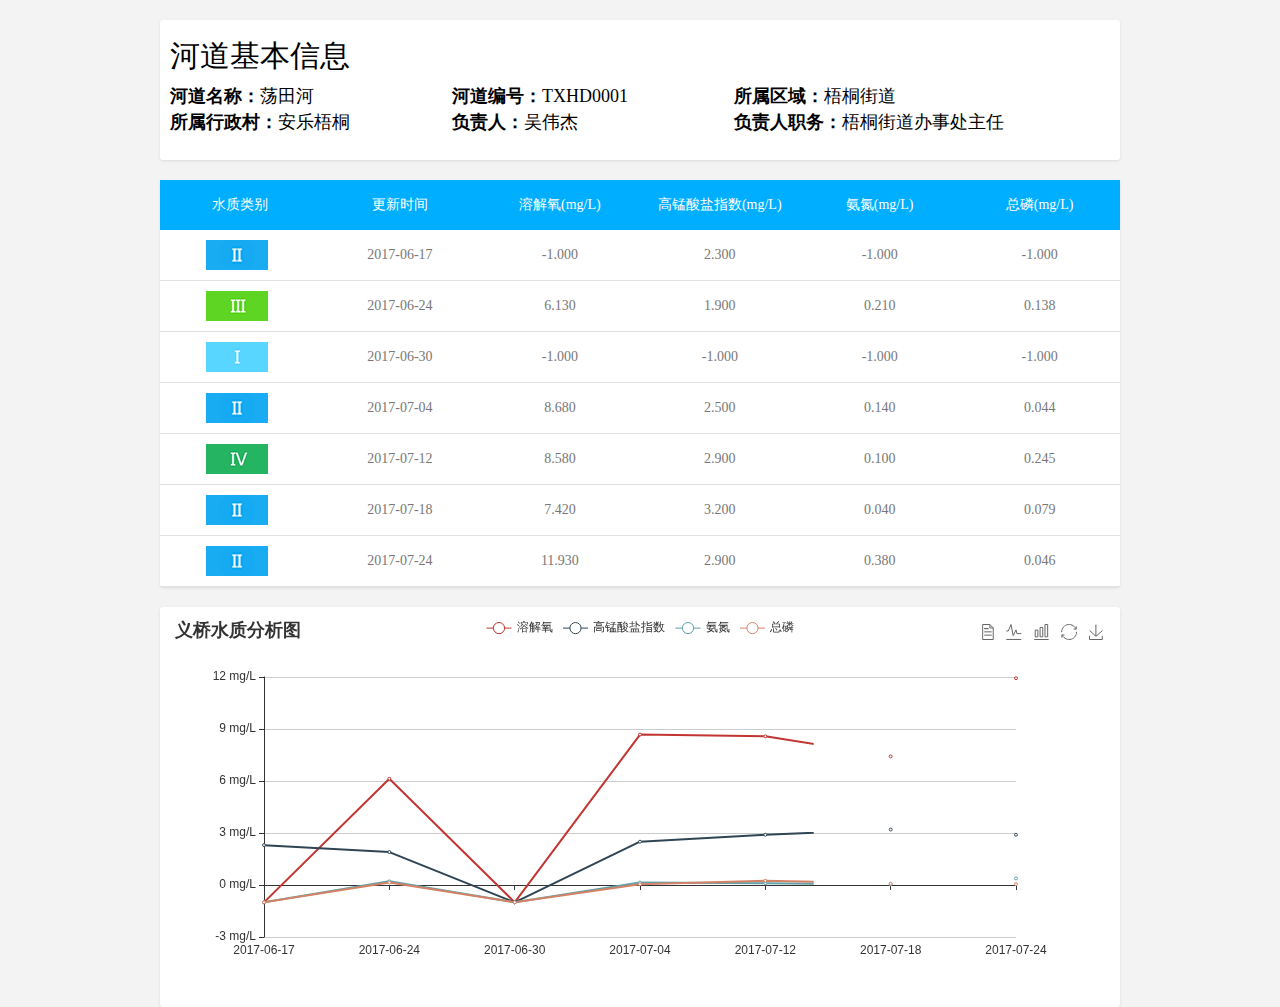
<file: socialPractice/网页/singlePage/TMP1esev89.htm>
<!doctype html>
<html>
<head>
<meta charset="utf-8">
<title>荡田河详情页</title>
<link href="../css/singlePageCSS.css" rel="stylesheet" type="text/css">
<link href="../css/css.css" rel="stylesheet" type="text/css">
</head>

<body>
<div class="bodyContentOfSinglePage">
		<div class="briefing riverBriefing">
			<h1>河道基本信息</h1>
			<h2><span>河道名称：</span>荡田河</h2>
			<h2><span>河道编号：</span>TXHD0001</h2>
			<h2><span>所属区域：</span>梧桐街道</h2>
			<h2><span>所属行政村：</span>安乐梧桐</h2>
			<h2><span>负责人：</span>吴伟杰</h2>
			<h2><span>负责人职务：</span>梧桐街道办事处主任</h2>
		</div>
		<div class="dataOfSinglePage">
			<div class="titleOfSinglePage">
				<h1>水质类别</h1>
   				<h1>更新时间</h1>
   				<h1>溶解氧(mg/L)</h1>
   				<h1>高锰酸盐指数(mg/L)</h1>
   				<h1>氨氮(mg/L)</h1>
   				<h1>总磷(mg/L)</h1>
			</div>
			<ul>
				<li>
					<span class="span_2"></span>
   					<p id="date1">2017-06-17</p>
   					<p id="RJY1">-1.000</p>
   					<p id="GMSJ1">2.300</p>
   					<p id="AD1">-1.000</p>
   					<p id="ZL1">-1.000</p>
				</li>
				<li>
					<span class="span_3"></span>
   					<p id="date2">2017-06-24</p>
   					<p id="RJY2">6.130</p>
   					<p id="GMSJ2">1.900</p>
   					<p id="AD2">0.210</p>
					<p id="ZL2">0.138</p>
				</li>
				<li>
   					<span class="span_1 resetSpan1"></span>
   					<p id="date3">2017-06-30</p>
   					<p id="RJY3">-1.000</p>
   					<p id="GMSJ3">-1.000</p>
   					<p  id="AD3">-1.000</p>
					<p id="ZL3">-1.000</p>
   				</li>
   				<li>
   					<span class="span_2"></span>
   					<p id="date4">2017-07-04</p>
   					<p id="RJY4">8.680</p>
   					<p id="GMSJ4">2.500</p>
   					<p  id="AD4">0.140</p>
   					<p id="ZL4">0.044</p>
   				</li>
   				<li>
   					<span class="span_4"></span>
   					<p id="date5">2017-07-12</p>
   					<p id="RJY5">8.580</p>
   					<p id="GMSJ5">2.900</p>
   					<p id="AD5">0.100</p>
   					<p id="ZL5">0.245</p>
   				</li>
   				<li>
   					<span class="span_2"></span>
   					<p id="date6">2017-07-18</p>
   					<p id="RJY6">7.420</p>
   					<p id="GMSJ6">3.200</p>
   					<p id="AD6">0.040</p>
   					<p id="ZL6">0.079</p>
   				</li>
   				<li>
   					<span class="span_2"></span>
   					<p id="date7">2017-07-24</p>
   					<p id="RJY7">11.930</p>
   					<p id="GMSJ7">2.900</p>
   					<p id="AD7">0.380</p>
   					<p id="ZL7">0.046</p>
   				</li>
			</ul>
		</div>
	</div>
	<!-- 为ECharts准备一个具备大小（宽高）的Dom -->
	<div style="overflow: hidden;background-color:white;width:960px;margin:0 auto;box-shadow: 0 1px 3px rgba(0,0,0,.1);border-radius: 3px;">
		<div id="main" style="box-sizing:border-box;box-shadow: 0 1px 3px rgba(0,0,0,.1);border-radius: 3px;padding: 10px 10px;height:400px;width:960px;margin:0 auto;"></div>
	</div>
	<!-- ECharts单文件引入 -->
	<script src="../js/echarts.min.js"></script>
	<script type="text/javascript">
		// 获取数据
		var date1 = document.getElementById("date1").innerHTML;
		var date2 = document.getElementById("date2").innerHTML;
		var date3 = document.getElementById("date3").innerHTML;
		var date4 = document.getElementById("date4").innerHTML;
		var date5 = document.getElementById("date5").innerHTML;
		var date6 = document.getElementById("date6").innerHTML;
		var date7 = document.getElementById("date7").innerHTML;
		var RJY1 = document.getElementById("RJY1").innerHTML;
		var RJY2 = document.getElementById("RJY2").innerHTML;
		var RJY3 = document.getElementById("RJY3").innerHTML;
		var RJY4 = document.getElementById("RJY4").innerHTML;
		var RJY5 = document.getElementById("RJY5").innerHTML;
		var RJY6 = document.getElementById("RJY6").innerHTML;
		var RJY7 = document.getElementById("RJY7").innerHTML;
		var GMSJ1 = document.getElementById("GMSJ1").innerHTML;
		var GMSJ2 = document.getElementById("GMSJ2").innerHTML;
		var GMSJ3 = document.getElementById("GMSJ3").innerHTML;
		var GMSJ4 = document.getElementById("GMSJ4").innerHTML;
		var GMSJ5 = document.getElementById("GMSJ5").innerHTML;
		var GMSJ6 = document.getElementById("GMSJ6").innerHTML;
		var GMSJ7 = document.getElementById("GMSJ7").innerHTML;
		var AD1 = document.getElementById("AD1").innerHTML;
		var AD2 = document.getElementById("AD2").innerHTML;
		var AD3 = document.getElementById("AD3").innerHTML;
		var AD4 = document.getElementById("AD4").innerHTML;
		var AD5 = document.getElementById("AD5").innerHTML;
		var AD6 = document.getElementById("AD6").innerHTML;
		var AD7 = document.getElementById("AD7").innerHTML;
		var ZL1 = document.getElementById("ZL1").innerHTML;
		var ZL2 = document.getElementById("ZL2").innerHTML;
		var ZL3 = document.getElementById("ZL3").innerHTML;
		var ZL4 = document.getElementById("ZL4").innerHTML;
		var ZL5 = document.getElementById("ZL5").innerHTML;
		var ZL6 = document.getElementById("ZL6").innerHTML;
		var ZL7 = document.getElementById("ZL7").innerHTML;
		// 基于准备好的dom，初始化echarts图表
		var myChart = echarts.init(document.getElementById("main"));
		var option = {
			title : {
				text: '义桥水质分析图',
			},
			tooltip : {
				trigger: 'axis'
			},
			legend: {
				data:['溶解氧','高锰酸盐指数','氨氮','总磷']
			},
			//右上角工具条
			toolbox: {
				show : true,
				feature : {
					mark : {show: true},
					dataView : {show: true, readOnly: false},
					magicType : {show: true, type: ['line', 'bar']},
					restore : {show: true},
					saveAsImage : {show: true}
				}
			},
			calculable : true,
			xAxis : [
				{
					type : 'category',
					boundaryGap : false,
					data : [date1,date2,date3,date4,date5,date6,date7]
				}
			],
			yAxis : [
				{
					type : 'value',
					axisLabel : {
						formatter: '{value} mg/L'
					}
				}
			],
			series : [
				{
					name:'溶解氧',
					type:'line',
					data:[RJY1,RJY2,RJY3,RJY4,RJY5,RJY6,RJY7],
				},
				{
					name:'高锰酸盐指数',
					type:'line',
					data:[GMSJ1,GMSJ2,GMSJ3,GMSJ4,GMSJ5,GMSJ6,GMSJ7],
				},
				{
					name:'氨氮',
					type:'line',
					data:[AD1,AD2,AD3,AD4,AD5,AD6,AD7],
				},
				{
					name:'总磷',
					type:'line',
					data:[ZL1,ZL2,ZL3,ZL4,ZL5,ZL6,ZL7],
				}
			]
		};
		// 为echarts对象加载数据
		myChart.setOption(option);

	</script>
</body>
</html>
</file>
<file: socialPractice/网页/css/css.css>
@charset "utf-8";
/* CSS Document */
/**css样式重置代码**/
html,body,ul,li,ol,dl,dd,dt,p,h1,h2,h3,h4,h5,h6,form,fieldset,legend,img {
    margin: 0;
    padding: 0;
	font-weight:normal;
	font-size:14px;
}
fieldset,img {
    border: 0;
}
img {
    display: block;
}
address,caption,cite,code,dfn,th,var {
    font-style: normal;
    font-weight: normal;
}
ul,ol {
    list-style: none;
}
input {
    padding-top: 0;
    padding-bottom: 0;
    font-family: "Microsoft YaHei";
}
input::-moz-focus-inner {
    border: 0;
    padding: 0;
}
select,input {
    vertical-align: middle;
}
select,input,textarea {
    font-size: 12px;
    margin: 0;
}
input[type="text"],input[type="password"],textarea {
    outline-style: none;
    -webkit-appearance: none;
}
textarea {
    resize: none;
}
table {
    border-collapse: collapse;
}
a {
	color:#666;
	text-decoration:none;
}
a:active, a:hover {
	text-decoration:none;
}
/**首页样式开始**/
body{
	background:#f3f3f3;
	font-family:"Microsoft YaHei";
	min-height: 100%;
}
html{
	min-height: 100%;
	position: relative;
}
.head{
	height:82px;
	width:100%;
	background:#ffffff;
	box-shadow: 0 0 20px #dcdcdc;
	position:fixed;
	top:0;
	left:0;
	z-index:997;
}
.headContent{
	width:960px;
	height:82px;
	margin:0 auto;
}
.headContent h1{
	color:#00aeff;
	font-size:32px;
	height:82px;
	line-height:82px;
	float:left;
	cursor: default;
	margin-left:20px;
}
.headContent ul{
	height:82px;
	width:500px;
	float:left;
}
.headContent ul li{
	height:82px;
	margin-left:48px;
	float:left;
	font-size:22px;
	color:#8590a6;
	line-height:82px;
	text-align:center;
}
.signIn{
	width:235px;
	height:82px;
	float:right;
}
.signIn p{
	font-size:22px;
	height:40px;
	line-height:40px;
	margin-top:21px;
	float:right;
	padding:0 20px;
	border-radius:3px;
	cursor:pointer;
}
.signInButtonTop{
	color:#00aeff;
	border:solid 1px #00aeff;
	box-sizing:border-box;
}
.registerButton{
	color:#ffffff;
	background:#00aeff;
	margin-right:20px;
}
.bodyContent{
	width:960px;
	margin:0 auto;
	margin-top:110px;
	background:#f3f3f3;
	position: relative;
}
video{
	width:960px;
	height:420px;
	position: absolute;
	top: 0;
	left: 0;
	z-index: 2;
	background: #eeeeee;
	box-shadow: 0 1px 3px rgba(0,0,0,.3);
	border-radius:3px;
}
.PaP{
	width:100px;
	height:100px;
	border: none;
	border-radius: 50px;
	box-shadow: 0 1px 3px rgba(0,0,0,.1);
	background: white;
	color: #00aeff;
	position: absolute;
	right:-160px;
	top:100px;
	z-index: 2;
	font-size:18px;
	font-weight: bold;
	line-height: 20px;
	text-align: center;
	padding-top: 28px;
	box-sizing: border-box;
	cursor: pointer;
}
.PaP:hover{
	width: 102px;
	height: 102px;
	border: 51px;
	top:99px;
	right:-161px;
	padding-top: 29px;
	box-shadow: 0 1px 3px rgba(0,0,0,.3);
}
.mainPic{
	width:960px;
	height:419px;
}
.top5{
	width:49%;
	height:390px;
	background: white;
	box-shadow: 0 1px 3px rgba(0,0,0,.1);
	border-radius:3px;
	float:left;
	margin-top: 15px;
}
.top5 h1{
	text-align: center;
	font-size: 32px;
	height: 60px;
	line-height:60px;
	color:#00aeff;
}
.top5 ul{
	width:100%;
	padding:0 10px;
	box-sizing: border-box;
}
.top5 ul a:hover{
	display: block;
	box-shadow: 0 1px 3px rgba(0,0,0,.2);
}
.top5 ul li{
	width:100%;
	height:60px;
	border-bottom: solid 1px #e5e9ef;
	cursor: pointer;
}
.top5 ul li h2{
	font-size:36px;
	text-align: center;
	width:10%;
	height:60px;
	line-height: 60px;
	color:#b8c0cc;
	float:left;
}
.top5 ul li h3{
	font-size:22px;
	text-align: center;
	width:30%;
	height:60px;
	line-height: 60px;
	color:#25b462;
	float: left;
}
.countBackwards ul li h3{
	color:red;
}
.top5 ul li p{
	font-size:22px;
	text-align: center;
	width:30%;
	height:60px;
	line-height: 60px;
	color:#797777;
	float: left;
}
.countBackwards{
	margin-left: 2%;
}
.board{
	float:left;
	width:14%;
	height:32px;
	margin-top:16px;
	margin-left: 38px;
}
.leftTip{
	float:left;
	width:660px;
}
.leftPart{
	width:660px;
	height:220px;
	background:#ffffff;
	margin-top:10px;
	box-shadow: 0 1px 3px rgba(0,0,0,.1);
	border-radius:3px;
	float:left;
}
.dutyPic{
	margin-top:18px;
	margin-left:15px;
	width:200px;
	height:179px;
	float:left;
}
.leftArrow{
	width:0; 
    height:0; 
    border-top:20px solid transparent;
    border-bottom:20px solid transparent; 
    border-right:20px solid #57cdfe;
	float:left;
	margin-top:90px;
	margin-left:5px;
}
.duty{
	float:left;
	width:404px;
	height:178px;
	margin-top:18px;
	border-radius:3px;
}
.duty h1{
	font-size:24px;
	color:#000000;
	height:42px;
	width:384px;
	border-bottom:solid 1px #f1f1f1;
	line-height:42px;
	margin:0 auto;
	margin-left:42px;
}
.duty p{
	font-size:18px;
	padding:5px 0;
	line-height:24px;
	color:#a1a1a1;
	margin-left: 42px;
}
.brief{
	width:660px;
	height:220px;
	background:#ffffff;
	margin-top:10px;
	margin-bottom: 70px;
	box-shadow: 0 1px 3px rgba(0,0,0,.1);
	border-radius:3px;
	float:left;
}
.brief h1{
	font-size: 24px;
    color: #000000;
    height: 42px;
    width: 384px;
    border-bottom: solid 1px #f1f1f1;
    line-height: 42px;
    margin: 0 auto;
    margin-left: 42px;
	float: left;
	margin-top:20px;
}
.briefPic{
	width:199px;
	height:180px;
	float:left;
	margin-top:18px;
	margin-left:15px;
}
.brief p{
	font-size:18px;
	float:left;
	color:#a1a1a1;
	margin-top:6px;
	margin-left:42px;
	width:350px;
}
.warning{
	width:290px;
	height:450px;
	float:left;
	margin-top:10px;
	margin-left:10px;
	background: white;
	box-shadow: 0 1px 3px rgba(0,0,0,.1);
	border-radius:3px;
	padding:10px;
	box-sizing: border-box;
	overflow: hidden;
}
.roller{
	width:100%;
	height:450px;
	overflow: hidden;
}
.warning h1{
	text-align: center;
	font-size: 26px;
	height:40px;
	line-height:40px;
	color:red;
}
.warning ul{
	width:100%;
}
.warning ul li{
	width:100%;
	height: 40px;
	color:#7a7979;
	text-align: left;
	font-size: 16px;
	line-height:40px;
	cursor: default;
	overflow: hidden;
	white-space: nowrap;
    text-overflow: ellipsis;
}
.footer{
	width:100%;
	height:34px;
	background:#b5b5b5;
	position: absolute;
	bottom: 0;
	left: 0;
	z-index: 2;
}
.footer p{
	font-size:18px;
	height:34px;
	line-height:34px;
	text-align:center;
	color:#ffffff;
}
a.nav{
	color:#7a7979;
}
a.nav:hover{
	color:#00aeff;
}
.signInterface{
	height:354px;
	width:400px;
	position:fixed;
	top:50%;
	left:50%;
	margin-top:-177px;
	margin-left:-200px;
	background:#ffffff;
	z-index:999;
	box-shadow: 0 5px 20px 0 rgba(0,34,77,.5);
}
.shadow{
	background-color: rgba(0,0,0,.45);
	position:fixed;
	top:0;
	left:0;
	z-index:998;
	width:100%;
	height:100%;
}
.signInterface h1{
	height:90px;
	width:100%;
	line-height:90px;
	background:#00aeff;
	color:#ffffff;
	text-align:center;
	font-size:32px;
}
.inputGroup{
	height:264px;
	width:352px;
	margin-left:24px;
	margin-top:10px;
}
.Input {
    padding: 0;
    overflow: hidden;
    font-size: 14px;
    background: transparent;
	font-family: inherit;
    border: none;
    outline: none;
    resize: none;
	height:48px;
	line-height:24px;
	border-bottom: 1px solid #e7eaf1;
	color:#8590a6;
	float:left;
	width:100%;
	margin-top:10px;
}
.noAccount{
	color:#175199;
	cursor:pointer;
	font-size:14px;
	float:left;
	height:14px;
	line-height:14px;
	margin-top:20px;
}
.forgetPassword{
	color:#8590a6;
	font-size:14px;
	cursor:pointer;
	float:right;
	height:14px;
	line-height:14px;
	margin-top:20px;
}
.signInButton{
	background:#00aeff;
	font-size:14px;
	text-align:center;
	height:34px;
	width:100%;
	line-height:34px;
	color:#ffffff;
	float:left;
	margin-top:30px;
	border-radius:3px;
	cursor:pointer;
	border:none;
}
.close{
	width:28px;
	height:28px;
	position:fixed;
	top:50%;
	left:50%;
	margin-left:220px;
	margin-top:-160px;
	z-index:999;
	cursor:pointer;
}
.floatTop{
	width:100%;
	height:100%;
	position:fixed;
	z-index:999;
	top:0;
	left:0;
	display:none;
}
.reigsterInterface{
	height:400px;
}
.haveAccount{
	float:right;
	font-size:14px;
	color:#9aaabf;
	height:14px;
	line-height:14px;
	margin-top:20px;
}
.haveAccount span{
	color:#00aeff;
	cursor:pointer;
}
.floatTopRegister{
	width:100%;
	height:100%;
	position:fixed;
	z-index:999;
	top:0;
	left:0;
	display:none;
}
a.nowPage{
	color:#00aeff;
}
/**首页样式结束**/
/**水质标准页样式开始**/
.standardContent{
	width:960px;
	height:100%;
	margin:0 auto;
}
.waterQuality{
	width:100%;
	margin-top:110px;
	box-shadow: 0 1px 3px rgba(0,0,0,.1);
	border-radius:3px;
	background:#ffffff;
	padding:20px 20px;
	box-sizing:border-box;
}
.waterQuality h1{
	font-size:18px;
	height:50px;
	line-height:30px;
	border-bottom:solid 1px #e1e1e1;
}
.waterQuality p{
	font-size:16px;
	margin-top:20px;
	line-height:30px;
}
.functionKind{
	width:100%;
	margin-top:10px;
	box-shadow: 0 1px 3px rgba(0,0,0,.1);
	border-radius:3px;
	background:#ffffff;
	padding:20px 20px;
	box-sizing:border-box;
}
.functionKind h1{
	font-size:18px;
	height:40px;
	line-height:30px;
}
.functionKind h2{
	font-size:12px;
	height:20px;
	line-height:12px;
	border-bottom:solid 1px #e1e1e1;
	color:#2c2c2c;

}
.functionKind ul{
	width:100%;
}
.functionKind ul li img{
	width:36px;
	height:36px;
	position:absolute;
	top:22px;
	left:20px;
}
.functionKind ul li{
	width:100%;
	height:80px;
	padding-left:100px;
	position:relative;
	box-sizing:border-box;
}
.functionKind ul li p{
	width:100%;
	font-size:15px;
	line-height:80px;
	color:#616161;
}
.functionKind h3{
	padding-top:20px;
	margin-bottom:10px;
	font-size:16px;
	color:#2c2c2c;
	border-top:solid 1px #e1e1e1;
	line-height:30px;
}
.table1{
	width:100%;
	margin-top:10px;
	box-shadow: 0 1px 3px rgba(0,0,0,.1);
	border-radius:3px;
	background:#ffffff;
	padding:20px 20px;
	box-sizing:border-box;
}
.table1 h3{
	font-size:18px;
	height:50px;
	line-height:30px;
}
.table1 ul{
	width:100%;
}
.table1 ul li{
	width:100%;
	height:50px;
}
.table1 ul li h1{
	width:16.66%;
	height:50px;
	line-height:50px;
	font-size:12px;
	font-weight:bold;
	text-align:center;
	float:left;
	border-right:solid 1px #e1e1e1;
	box-sizing:border-box;
	background:rgba(232,232,232,0.4);
}
.table1 ul li p{
	width:16.66%;
	height:50px;
	line-height:50px;
	font-size:12px;
	text-align:center;
	float:left;
	color:#616161;
}
.table1FirstLine{
	border-bottom:solid 1px #e1e1e1;
	background:rgba(232,232,232,0.4);
}
.pdf{
	font-size:12px;
}
.table2{
	width:100%;
	margin-top:10px;
	box-shadow: 0 1px 3px rgba(0,0,0,.1);
	border-radius:3px;
	background:#ffffff;
	padding:20px 20px;
	box-sizing:border-box;
	margin-bottom:70px;
}
.table2 h1{
	font-size:18px;
	height:50px;
	line-height:30px;
}
.table2 ul{
	width:100%;
}
.table2 ul li{
	width:100%;
	height:40px;
}
.table2 ul li h2{
	width:20%;
	height:40px;
	line-height:40px;
	font-size:12px;
	font-weight:bold;
	text-align:center;
	float:left;
	border-right:solid 1px #e1e1e1;
	box-sizing:border-box;
	background:rgba(232,232,232,0.4);
}
.table2 ul li h3{
	width:50%;
	height:40px;
	line-height:40px;
	font-size:12px;
	text-align:center;
	float:left;
	color:#616161;
}
.table2 ul li p{
	width:10%;
	height:40px;
	line-height:40px;
	font-size:12px;
	text-align:center;
	float:left;
	color:#616161;
}
.table2FirstLine{
	border-bottom:solid 1px #e1e1e1;
	background:rgba(232,232,232,0.4);
}
/**水质标准页样式结束**/
/**河道信息样式开始**/
.informationContent{
	width:960px;
	margin: 0 auto;
	margin-top:110px;
}
.informationHead{
	width:auto;
	height:66px;
}
.informationHead a{
	width:440px;
	height:66px;
	float:left;
	box-shadow: 0 1px 3px rgba(0,0,0,.1);
    border-radius: 3px;
}
.informationHead h1{
	font-size:20px;
	text-align:center;
	line-height:66px;
}
.informationPage{
	background:white;
	color:#737373;
}
.informationHead a:last-child{
	margin-left:80px;
}
.nowInformationPage{
	background:#00aeff;
	color:white;
}
.informationTable{
	height:152px;
	width:100%;
	box-shadow: 0 1px 3px rgba(0,0,0,.1);
	border-radius: 3px;
    background: #ffffff;
	margin-top:28px;
}
.informationTable h2{
	height:122px;
	width:150px;
	line-height:122px;
	font-size:20px;
	text-align:center;
	color:#797777;
	border-right:solid 1px #e1e1e1;
	float:left;
	margin-top:15px;
}
.informationTable ul{
	width:790px;
	height:90px;
	float:left;
	margin-left:10px;
	border-bottom:solid 1px #e1e1e1;
}
.informationTable ul li{
	width:100%;
	height:45px;
}
.informationTable ul li p{
	float:left;
	font-size:18px;
	color:#797777;
	width:130px;
	height:18px;
	line-height:18px;
	text-align:center;
	cursor:pointer;
}
.informationTable ul li p span{
	color:#00aeff;
}
.informationTable ul li:first-child{
	border-bottom:dashed 1px #e1e1e1;
}
.informationTable ul li:first-child p{
	margin-top:17px;
}
.informationTable ul li:last-child p{
	margin-top:12px;
}
.tableSearch{
	float:left;
	height:60px;
}
.tableSearchText{
	width:240px;
	height:38px;
	float:left;
	margin-top:6px;
	margin-left:10px;
	border-style:none;
	border-radius: 3px;
	background:#f3f3f3;
	padding-left:30px;
	box-sizing: border-box;
	font-size:18px;
}
.tableSearchSubmit{
	float:left;
	background:#00aeff;
	width:100px;
	height:38px;
	margin-top:6px;
	color:white;
	border-radius:3px;
	line-height:38px;
	text-align:center;
	font-size:18px;
	margin-left:40px;
	cursor: pointer;
	border:none;
}
.informationStantard{
	float:left;
	height:60px;
}
.informationStantard span{
	float: right;
    width: 62px;
    height: 30px;
	margin-top:10px;
}
.informationDetails1{
	display: block;
}
.informationDetails2,.informationDetails3,.informationDetails4,
.informationDetails5,.informationDetails6,.informationDetails7,.informationDetails8,
.informationDetails9,.informationDetails10,.informationDetails11,.informationDetails12{
	display: none;
}
.span_6{
	background: url(../images/sort6.png) no-repeat 13px -3px #ff5605;
}
.span_5{
	background: url(../images/sort5.png) no-repeat 13px -3px #ffc20d;
}
.span_4{
	background: url(../images/sort4.png) no-repeat 13px -3px #24B462;
}
.span_3{
	background: url(../images/sort3.png) no-repeat 13px -3px #5ED522;
}
.span_2{
	background: url(../images/sort2.png) no-repeat 13px -3px #19acf2;
}
.span_1{
	background: url(../images/sort1.png) no-repeat 13px -3px #59D6FF;
	margin-left:38px;
}
.informationDetails{
	width:100%;
	box-shadow: 0 1px 3px rgba(0,0,0,.1);
	border-radius: 3px;
    background: #ffffff;
	margin-top:28px;
	margin-bottom: 70px;
	box-sizing: border-box;
}
.informationDetailsTitle{
	height:42px;
	width:100%;
	background:#00aeff;
}
.informationDetailsTitle p{
	width:14.28%;
	height:42px;
	line-height:42px;
	font-size:18px;
	text-align:center;
	color:white;
	float:left;
}
.informationDetails ul{
	width:100%;
}
.informationDetails ul li{
	width:100%;
	height:42px;
	border-bottom:solid 1px #e1e1e1;
}
.informationDetails ul li p{
	width:14.28%;
	height:42px;
	line-height:42px;
	font-size:18px;
	color:#797777;
	text-align:center;
	float:left;
}
.informationDetails ul li a{
	width:14.28%;
	height:42px;
	line-height:42px;
	font-size:18px;
	color:#25b462;
	text-align:center;
	float:left;
	text-decoration: underline;
}
.informationDetails ul li span{
	float: left;
    width: 62px;
    height: 30px;
    margin-top: 7px;
	margin-left:40px;
}
/**河道信息样式结束**/
/**断面水质样式开始**/
.BCofSectionWater{
	margin-top:130px;
}
.bodyContent h6{
	width:100%;
	height:60px;
	background:#00aeff;
	color:white;
	text-align:center;
	line-height:60px;
	border-radius: 3px;
	font-size:20px;
	box-shadow: 0 1px 3px rgba(0,0,0,.1);
}
.standardWaterQuality{
	float:right;
	height:40px;
	margin-top:10px;
}
.sectionWaterQualityDetails{
	width: 100%;
    box-shadow: 0 1px 3px rgba(0,0,0,.1);
    border-radius: 3px;
    background: #ffffff;
    margin-top: 72px;
    margin-bottom: 70px;
    box-sizing: border-box;
}
.SWQDtitle{
	width:100%;
	height:50px;
	background:#e8e8e8;
}
.SWQDtitle h1{
	float:left;
	width:14.28%;
	height:50px;
	font-size:14px;
	color:black;
	line-height:50px;
	text-align:center;
}
.sectionWaterQualityDetails ul{
	width:100%;
}
.sectionWaterQualityDetails ul li{
	width:100%;
	height:50px;
	border-bottom: solid 1px #e1e1e1;
}
.sectionWaterQualityDetails ul li p{
	width:14.28%;
	height:50px;
	font-size:14px;
	line-height:50px;
	text-align: center;
	color:#797777;
	float:left;
}
.sectionWaterQualityDetails ul li a{
	width:14.28%;
	height:50px;
	font-size:14px;
	line-height:50px;
	text-align: center;
	color:#25b462;
	float:left;
	text-decoration: underline;
}
.sectionWaterQualityDetails ul li span{
	width:62px;
	height:30px;
	margin-top:10px;
	margin-left:36px;
	margin-right:38px;
	float:left;
}
.resetSpan1{
	margin-left: 0;
}
/**断面水质样式结束**/
</file>
<file: socialPractice/网页/css/singlePageCSS.css>
@charset "utf-8";
/* CSS Document */
/**css样式重置代码**/
html,body,ul,li,ol,dl,dd,dt,p,h1,h2,h3,h4,h5,h6,form,fieldset,legend,img {
    margin: 0;
    padding: 0;
	font-weight:normal;
	font-size:14px;
}
fieldset,img {
    border: 0;
}
img {
    display: block;
}
address,caption,cite,code,dfn,th,var {
    font-style: normal;
    font-weight: normal;
}
ul,ol {
    list-style: none;
}
input {
    padding-top: 0;
    padding-bottom: 0;
    font-family: "Microsoft YaHei";
}
input::-moz-focus-inner {
    border: 0;
    padding: 0;
}
select,input {
    vertical-align: middle;
}
select,input,textarea {
    font-size: 12px;
    margin: 0;
}
input[type="text"],input[type="password"],textarea {
    outline-style: none;
    -webkit-appearance: none;
}
textarea {
    resize: none;
}
table {
    border-collapse: collapse;
}
a {
	color:#666;
	text-decoration:none;
}
a:active, a:hover {
	text-decoration:none;
}
body{
	background:#f3f3f3;
}
.bodyContentOfSinglePage{
	width:960px;
	margin:20px auto;
}
.briefing{
	width: 100%;
    box-shadow: 0 1px 3px rgba(0,0,0,.1);
    border-radius: 3px;
    background: #ffffff;
	padding:10px 10px;
	box-sizing: border-box;
}
.riverBriefing{
	height:140px;
}
.briefing img{
	width:940px;
	height:500px;
	border-radius: 3px;
}
.briefing h1{
	font-size:30px;
	margin:6px 0;
}
.briefing h2{
	font-size:18px;
	line-height:26px;
	width:30%;
	height:26px;
	float:left;
}
.briefing p{
	font-size:18px;
	line-height:26px;
}
.briefing h2 span{
	font-weight: bold;
}
.dataOfSinglePage{
	width: 100%;
    box-shadow: 0 1px 3px rgba(0,0,0,.1);
    border-radius: 3px;
    background: #ffffff;
    margin: 20px 0;
    box-sizing: border-box;
}
.titleOfSinglePage{
	width: 100%;
    height: 50px;
    background: #00aeff;
}
.titleOfSinglePage h1{
	float: left;
    width: 16.66%;
    height: 50px;
    font-size: 14px;
    color: white;
    line-height: 50px;
    text-align: center;
}
.dataOfSinglePage ul{
	width:100%;
}
.dataOfSinglePage ul li{
	width: 100%;
    height: 50px;
    border-bottom: solid 1px #e1e1e1;
}
.dataOfSinglePage ul li p{
	width: 16.66%;
    height: 50px;
    font-size: 14px;
    line-height: 50px;
    text-align: center;
    color: #797777;
    float: left;
}
.dataOfSinglePage ul li span{
	width: 62px;
    height: 30px;
    margin-top: 10px;
    margin-left: 46px;
    margin-right: 52px;
    float: left;
}
.policy{
    box-shadow: 0 1px 3px rgba(0,0,0,.1);
    border-radius: 3px;
    background: #ffffff;
    box-sizing: border-box;
	width:960px;
	margin:20px auto;
	padding:5px 20px;
}
.policy h1{
	font-size:30px;
	text-align: center;
	height:40px;
	line-height:40px;
	margin-bottom:24px;
}
.policy h2{
	font-size:20px;
	font-weight:bold;
	height:24px;
	line-height:24px;
}
.policy p{
	font-size:20px;
	height:24px;
	line-height:24px;
	margin-left:10px;
	margin-bottom:24px;
}
</file>
